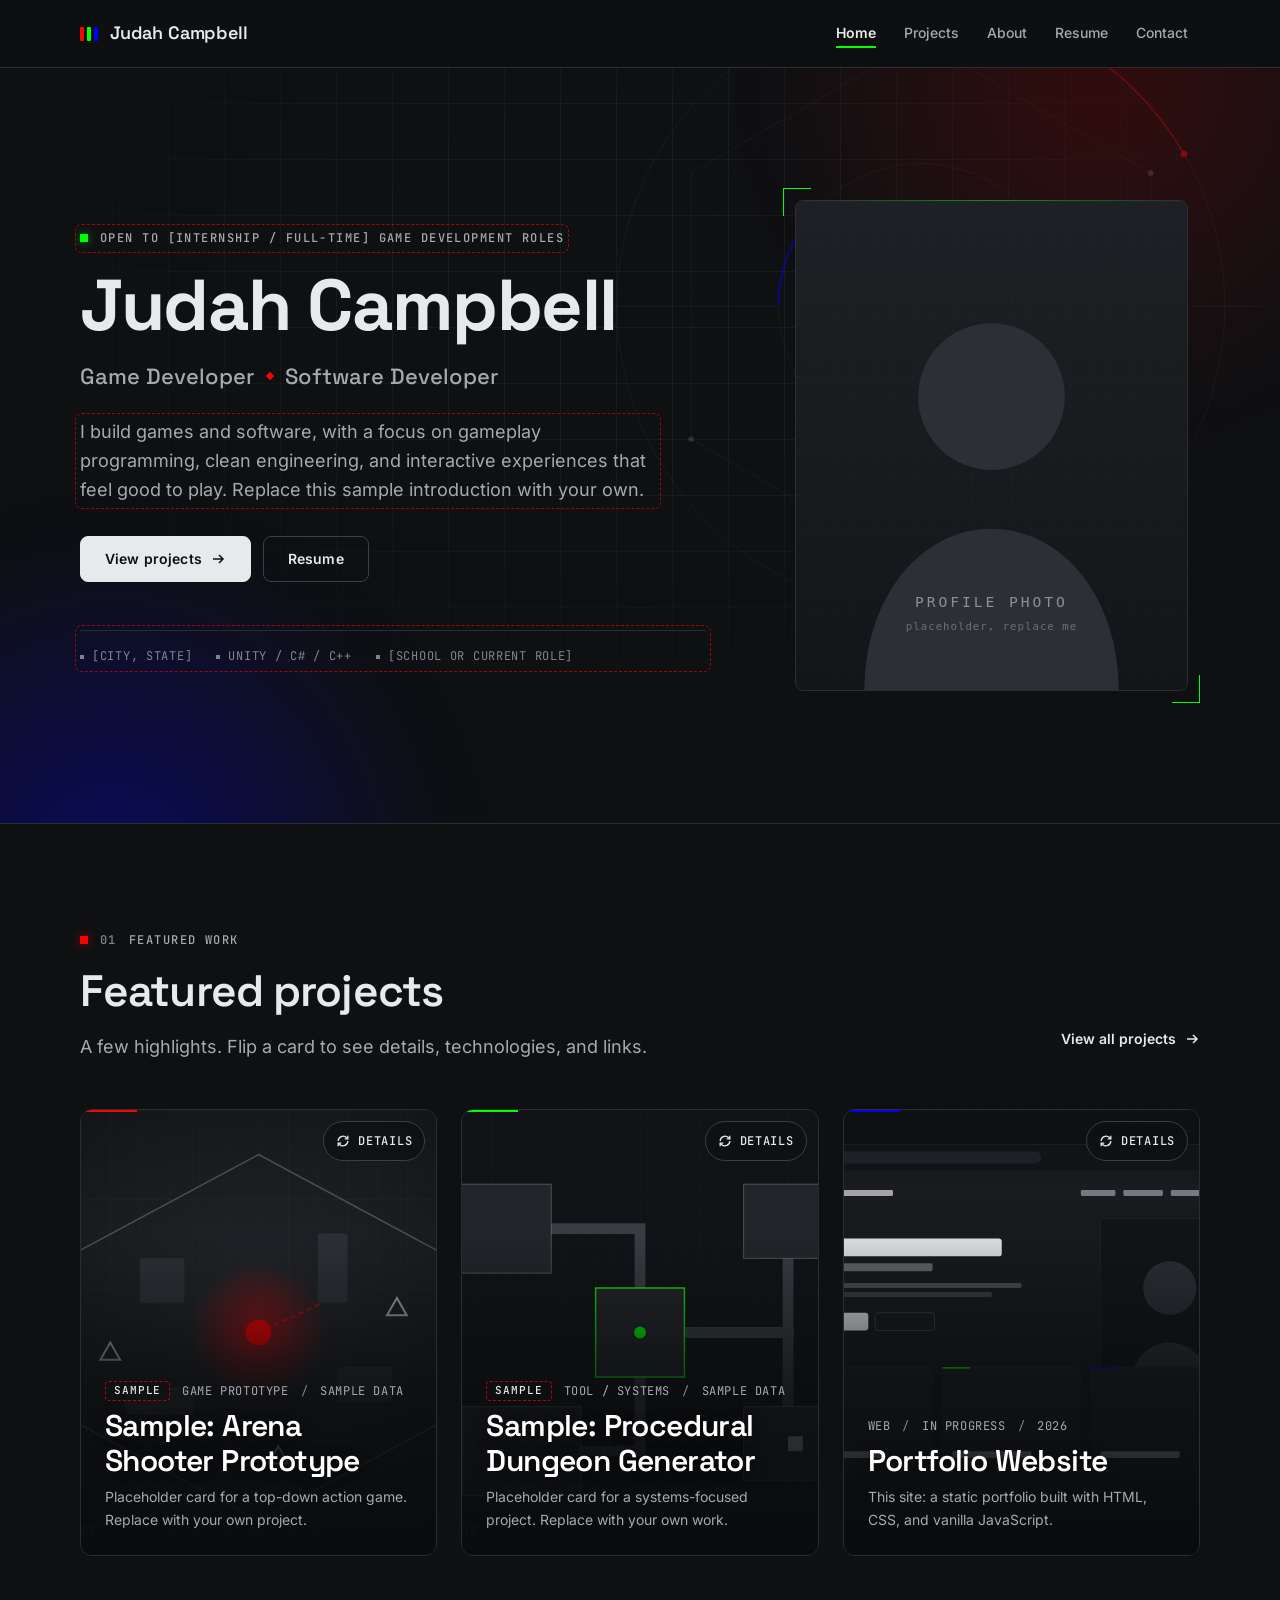
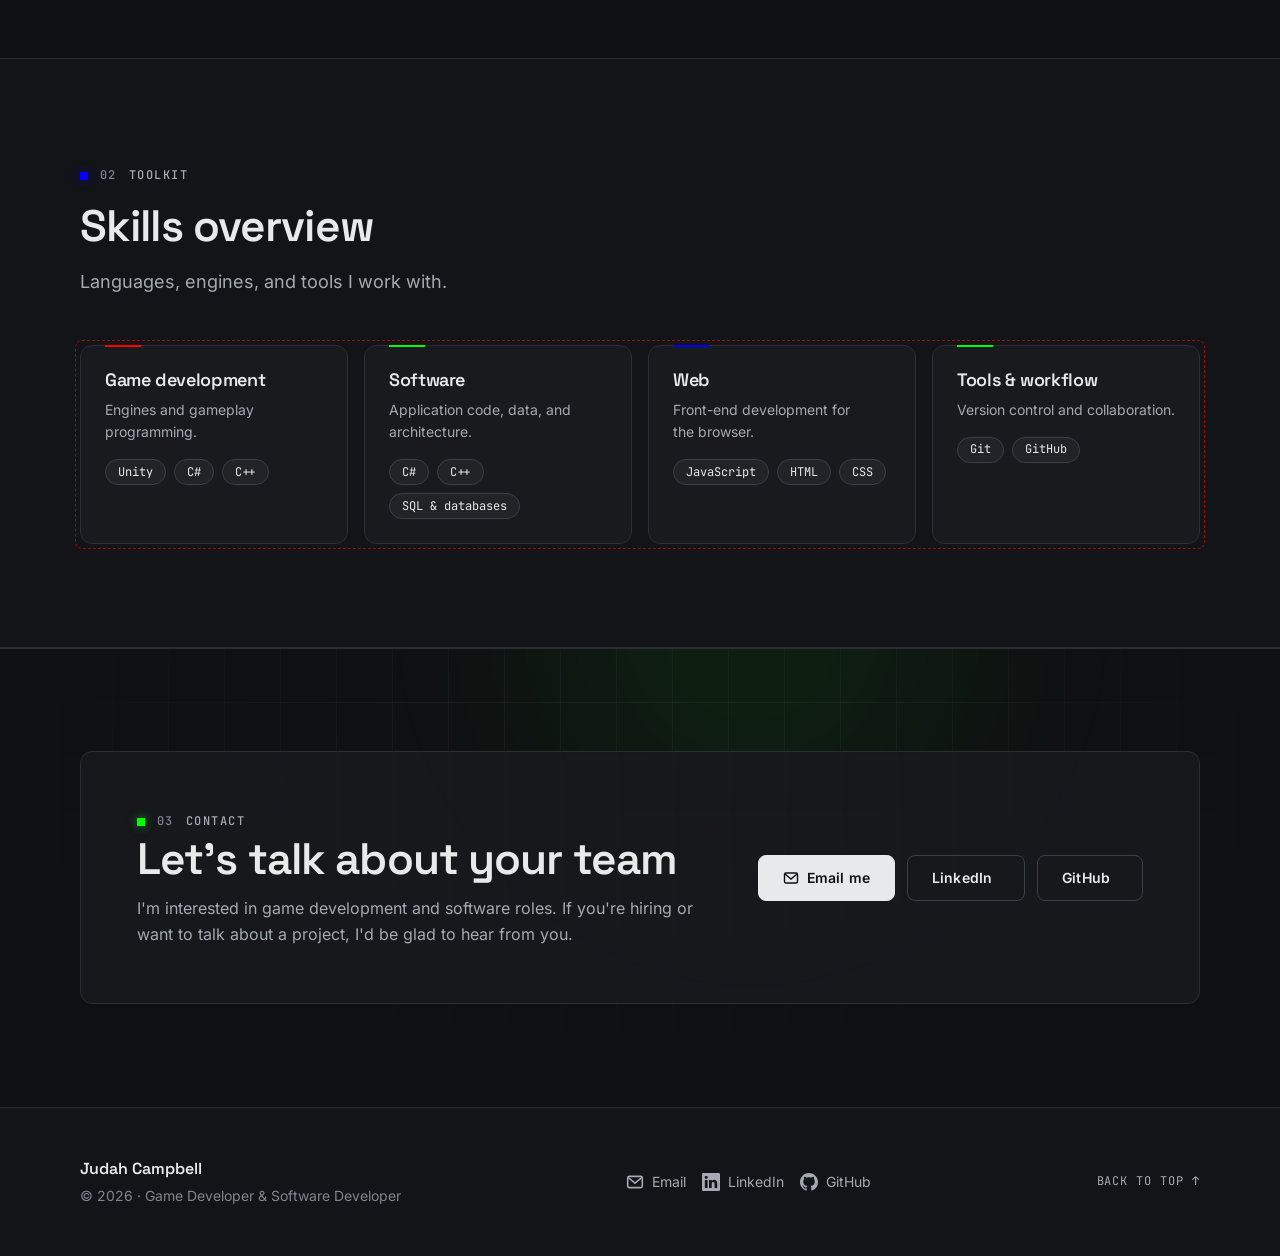
<file: index.html>
<!DOCTYPE html>
<html lang="en">
<head>
  <meta charset="utf-8">
  <meta name="viewport" content="width=device-width, initial-scale=1">
  <title>Judah Campbell | Game Developer &amp; Software Developer</title>
  <meta name="description" content="Portfolio of Judah Campbell, a game developer and software developer building gameplay systems, tools, and interactive experiences.">
  <meta name="theme-color" content="#0f1012">
  <meta name="color-scheme" content="dark">

  <!-- Social preview. og:image must be an absolute URL. TODO: update if your GitHub Pages URL differs. -->
  <meta property="og:type" content="website">
  <meta property="og:site_name" content="Judah Campbell">
  <meta property="og:title" content="Judah Campbell | Game Developer &amp; Software Developer">
  <meta property="og:description" content="Game development and software projects by Judah Campbell.">
  <meta property="og:image" content="https://lasagnawaffle.github.io/judah-campbell-portfolio/assets/images/og-image.png">
  <meta property="og:image:alt" content="Judah Campbell, Game Developer and Software Developer">
  <meta name="twitter:card" content="summary_large_image">

  <link rel="icon" href="assets/images/favicon.svg" type="image/svg+xml">
  <link rel="preload" href="assets/fonts/inter-latin.woff2" as="font" type="font/woff2" crossorigin>
  <link rel="preload" href="assets/fonts/space-grotesk-latin.woff2" as="font" type="font/woff2" crossorigin>
  <link rel="stylesheet" href="assets/css/style.css">
  <link rel="stylesheet" href="assets/css/components.css">
  <link rel="stylesheet" href="assets/css/animations.css">

  <script>document.documentElement.classList.add("js");</script>
  <script src="assets/js/projects-data.js" defer></script>
  <script src="assets/js/project-cards.js" defer></script>
  <script src="assets/js/main.js" defer></script>
  <script src="assets/js/animations.js" defer></script>
</head>
<body id="top">
  <a class="skip-link" href="#main">Skip to main content</a>

  <header class="site-header">
    <nav class="nav container" aria-label="Primary">
      <!-- TODO: REPLACE WITH YOUR INFORMATION (name appears in the nav on every page) -->
      <a class="nav__brand" href="index.html">
        <span class="nav__brand-mark" aria-hidden="true"><span></span><span></span><span></span></span>
        <span>Judah Campbell</span>
      </a>
      <button class="nav__toggle" type="button" aria-expanded="false" aria-controls="nav-menu">
        <span class="nav__toggle-bars" aria-hidden="true"></span>
        <span class="nav__toggle-text">Menu</span>
      </button>
      <ul class="nav__menu" id="nav-menu">
        <li><a class="nav__link" href="index.html" aria-current="page">Home</a></li>
        <li><a class="nav__link" href="projects.html">Projects</a></li>
        <li><a class="nav__link" href="about.html">About</a></li>
        <li><a class="nav__link" href="resume.html">Resume</a></li>
        <li><a class="nav__link" href="contact.html">Contact</a></li>
      </ul>
    </nav>
  </header>

  <main id="main" class="page-main">
    <!-- ============ Hero ============ -->
    <section class="hero" aria-labelledby="hero-title">
      <div class="bg-layers" aria-hidden="true">
        <div class="bg-layer bg-grid" data-parallax="0.28"></div>
        <div class="bg-layer bg-geometry" data-parallax="0.16"></div>
        <div class="bg-layer bg-glow bg-glow--red" data-parallax="0.08"></div>
        <div class="bg-layer bg-glow bg-glow--blue" data-parallax="0.2"></div>
      </div>

      <div class="container hero__inner">
        <div class="hero__content">
          <!-- TODO: REPLACE WITH YOUR INFORMATION (availability, or delete this line) -->
          <p class="eyebrow eyebrow--green todo">Open to [internship / full-time] game development roles</p>
          <!-- TODO: REPLACE WITH YOUR INFORMATION (name) -->
          <h1 class="hero__name" id="hero-title">Judah Campbell</h1>
          <p class="hero__title">
            <span>Game Developer</span>
            <span class="hero__title-sep" aria-hidden="true"></span>
            <span>Software Developer</span>
          </p>
          <!-- TODO: REPLACE WITH YOUR INFORMATION (1-2 sentence introduction) -->
          <p class="hero__intro todo">
            I build games and software, with a focus on gameplay programming, clean engineering,
            and interactive experiences that feel good to play. Replace this sample introduction
            with your own.
          </p>
          <div class="hero__actions">
            <a class="btn btn--primary" href="projects.html">
              View projects
              <svg viewBox="0 0 16 16" fill="none" stroke="currentColor" stroke-width="1.5" aria-hidden="true" focusable="false"><path d="M3 8h10M9 4l4 4-4 4"/></svg>
            </a>
            <a class="btn btn--secondary" href="resume.html">Resume</a>
          </div>
          <!-- TODO: REPLACE WITH YOUR INFORMATION (short facts; edit or delete) -->
          <ul class="hero__meta todo" aria-label="Quick facts">
            <li>[City, State]</li>
            <li>Unity / C# / C++</li>
            <li>[School or current role]</li>
          </ul>
        </div>

        <!-- TODO: REPLACE WITH YOUR INFORMATION (profile photo; see README) -->
        <figure class="hero__media profile-frame">
          <img class="profile-frame__img" src="assets/images/profile/profile-placeholder.svg" width="800" height="1000" alt="Placeholder for Judah Campbell's profile photo" fetchpriority="high">
          <span class="scan-line" aria-hidden="true"></span>
        </figure>
      </div>
    </section>

    <!-- ============ Featured projects ============ -->
    <section class="section" aria-labelledby="featured-title" data-reveal>
      <div class="container">
        <div class="section-head section-head--row">
          <div>
            <p class="eyebrow eyebrow--red"><span class="eyebrow__index">01</span> Featured work</p>
            <h2 id="featured-title">Featured projects</h2>
            <p class="lead">A few highlights. Flip a card to see details, technologies, and links.</p>
          </div>
          <a class="link-arrow" href="projects.html">
            View all projects
            <svg viewBox="0 0 16 16" fill="none" stroke="currentColor" stroke-width="1.5" aria-hidden="true" focusable="false"><path d="M3 8h10M9 4l4 4-4 4"/></svg>
          </a>
        </div>

        <!-- Cards are generated from assets/js/projects-data.js (projects with featured: true). -->
        <div class="project-grid" data-project-grid="featured">
          <noscript><p class="project-grid__empty">Project cards need JavaScript. <a href="projects.html">Open the Projects page</a> or visit <a href="https://github.com/LasagnaWaffle">my GitHub profile</a>.</p></noscript>
        </div>
      </div>
    </section>

    <!-- ============ Skills ============ -->
    <section class="section section--alt" aria-labelledby="skills-title" data-reveal>
      <div class="container">
        <div class="section-head">
          <p class="eyebrow eyebrow--blue"><span class="eyebrow__index">02</span> Toolkit</p>
          <h2 id="skills-title">Skills overview</h2>
          <p class="lead">Languages, engines, and tools I work with.</p>
        </div>

        <!-- TODO: REPLACE WITH YOUR INFORMATION. These are sample skills; keep only what you can speak to in an interview. -->
        <div class="card-grid todo">
          <article class="card skill-group" data-accent="red">
            <h3>Game development</h3>
            <p>Engines and gameplay programming.</p>
            <ul class="tag-list" aria-label="Game development skills">
              <li class="tag">Unity</li>
              <li class="tag">C#</li>
              <li class="tag">C++</li>
            </ul>
          </article>
          <article class="card skill-group" data-accent="green">
            <h3>Software</h3>
            <p>Application code, data, and architecture.</p>
            <ul class="tag-list" aria-label="Software skills">
              <li class="tag">C#</li>
              <li class="tag">C++</li>
              <li class="tag">SQL &amp; databases</li>
            </ul>
          </article>
          <article class="card skill-group" data-accent="blue">
            <h3>Web</h3>
            <p>Front-end development for the browser.</p>
            <ul class="tag-list" aria-label="Web skills">
              <li class="tag">JavaScript</li>
              <li class="tag">HTML</li>
              <li class="tag">CSS</li>
            </ul>
          </article>
          <article class="card skill-group" data-accent="green">
            <h3>Tools &amp; workflow</h3>
            <p>Version control and collaboration.</p>
            <ul class="tag-list" aria-label="Tools and workflow skills">
              <li class="tag">Git</li>
              <li class="tag">GitHub</li>
            </ul>
          </article>
        </div>
      </div>
    </section>

    <!-- ============ Contact call to action ============ -->
    <section class="cta" aria-labelledby="cta-title">
      <div class="bg-layers" aria-hidden="true">
        <div class="bg-layer bg-grid" data-parallax="0.12"></div>
        <div class="bg-layer bg-glow bg-glow--green" data-parallax="0.06"></div>
      </div>
      <div class="container">
        <div class="cta__panel" data-reveal>
          <div>
            <p class="eyebrow eyebrow--green"><span class="eyebrow__index">03</span> Contact</p>
            <h2 id="cta-title">Let's talk about your team</h2>
            <p>I'm interested in game development and software roles. If you're hiring or want to talk about a project, I'd be glad to hear from you.</p>
          </div>
          <!-- TODO: REPLACE WITH YOUR INFORMATION (email, LinkedIn, GitHub) -->
          <div class="cta__actions">
            <a class="btn btn--primary" href="mailto:your.email@example.com">
              <svg viewBox="0 0 16 16" fill="none" stroke="currentColor" stroke-width="1.4" aria-hidden="true" focusable="false"><rect x="1.5" y="3" width="13" height="10" rx="1.5"/><path d="m2 4 6 5 6-5"/></svg>
              Email me
            </a>
            <a class="btn btn--secondary" href="https://www.linkedin.com/in/your-profile" target="_blank" rel="noopener noreferrer">
              LinkedIn<span class="visually-hidden"> (opens in a new tab)</span>
            </a>
            <a class="btn btn--secondary" href="https://github.com/LasagnaWaffle" target="_blank" rel="noopener noreferrer">
              GitHub<span class="visually-hidden"> (opens in a new tab)</span>
            </a>
          </div>
        </div>
      </div>
    </section>
  </main>

  <footer class="site-footer">
    <div class="container site-footer__inner">
      <div>
        <p class="site-footer__name">Judah Campbell</p>
        <p class="site-footer__meta">&copy; <span data-current-year>2026</span> &middot; Game Developer &amp; Software Developer</p>
      </div>
      <!-- TODO: REPLACE WITH YOUR INFORMATION (email, LinkedIn, GitHub) -->
      <ul class="social-links" aria-label="Contact and profiles">
        <li><a href="mailto:your.email@example.com"><svg viewBox="0 0 16 16" fill="none" stroke="currentColor" stroke-width="1.4" aria-hidden="true" focusable="false"><rect x="1.5" y="3" width="13" height="10" rx="1.5"/><path d="m2 4 6 5 6-5"/></svg>Email</a></li>
        <li><a href="https://www.linkedin.com/in/your-profile" target="_blank" rel="noopener noreferrer"><svg viewBox="0 0 16 16" fill="currentColor" aria-hidden="true" focusable="false"><path d="M0 1.15C0 .51.53 0 1.18 0h13.64C15.47 0 16 .51 16 1.15v13.7c0 .64-.53 1.15-1.18 1.15H1.18C.53 16 0 15.49 0 14.85V1.15zm4.94 12.24V6.17h-2.4v7.22h2.4zM3.74 5.18c.84 0 1.36-.55 1.36-1.25-.02-.7-.52-1.25-1.34-1.25-.82 0-1.36.54-1.36 1.25 0 .7.52 1.25 1.33 1.25h.01zm4.91 8.21V9.36c0-.22.02-.43.08-.59.17-.43.57-.88 1.23-.88.87 0 1.22.66 1.22 1.64v3.86h2.4V9.25c0-2.22-1.18-3.25-2.76-3.25-1.27 0-1.85.7-2.17 1.19V6.17h-2.4c.03.68 0 7.22 0 7.22h2.4z"/></svg>LinkedIn<span class="visually-hidden"> (opens in a new tab)</span></a></li>
        <li><a href="https://github.com/LasagnaWaffle" target="_blank" rel="noopener noreferrer"><svg viewBox="0 0 16 16" fill="currentColor" aria-hidden="true" focusable="false"><path d="M8 0C3.58 0 0 3.58 0 8c0 3.54 2.29 6.53 5.47 7.59.4.07.55-.17.55-.38 0-.19-.01-.82-.01-1.49-2.01.37-2.53-.49-2.69-.94-.09-.23-.48-.94-.82-1.13-.28-.15-.68-.52-.01-.53.63-.01 1.08.58 1.23.82.72 1.21 1.87.87 2.33.66.07-.52.28-.87.51-1.07-1.78-.2-3.64-.89-3.64-3.95 0-.87.31-1.59.82-2.15-.08-.2-.36-1.02.08-2.12 0 0 .67-.21 2.2.82.64-.18 1.32-.27 2-.27.68 0 1.36.09 2 .27 1.53-1.04 2.2-.82 2.2-.82.44 1.1.16 1.92.08 2.12.51.56.82 1.27.82 2.15 0 3.07-1.87 3.75-3.65 3.95.29.25.54.73.54 1.48 0 1.07-.01 1.93-.01 2.2 0 .21.15.46.55.38A8.01 8.01 0 0 0 16 8c0-4.42-3.58-8-8-8z"/></svg>GitHub<span class="visually-hidden"> (opens in a new tab)</span></a></li>
      </ul>
      <a class="site-footer__top" href="#top">Back to top &uarr;</a>
    </div>
  </footer>
</body>
</html>
</file>
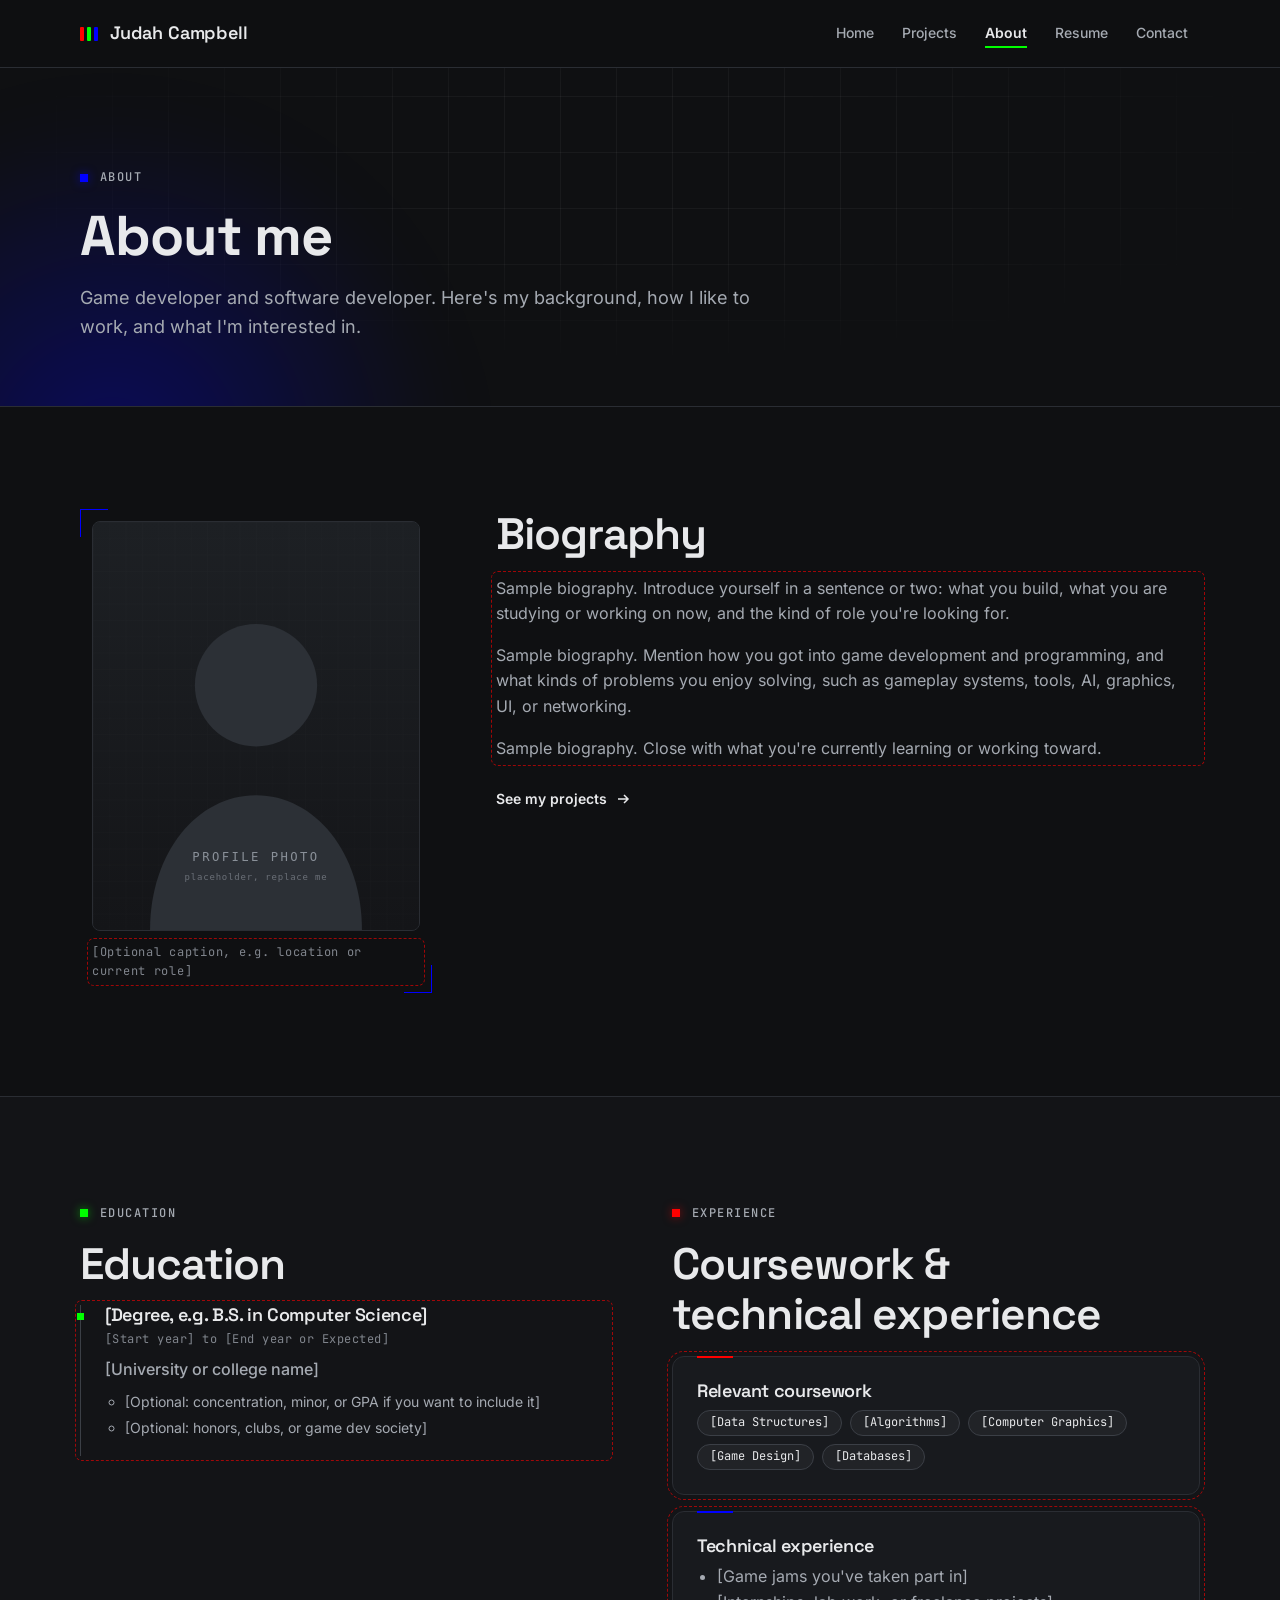
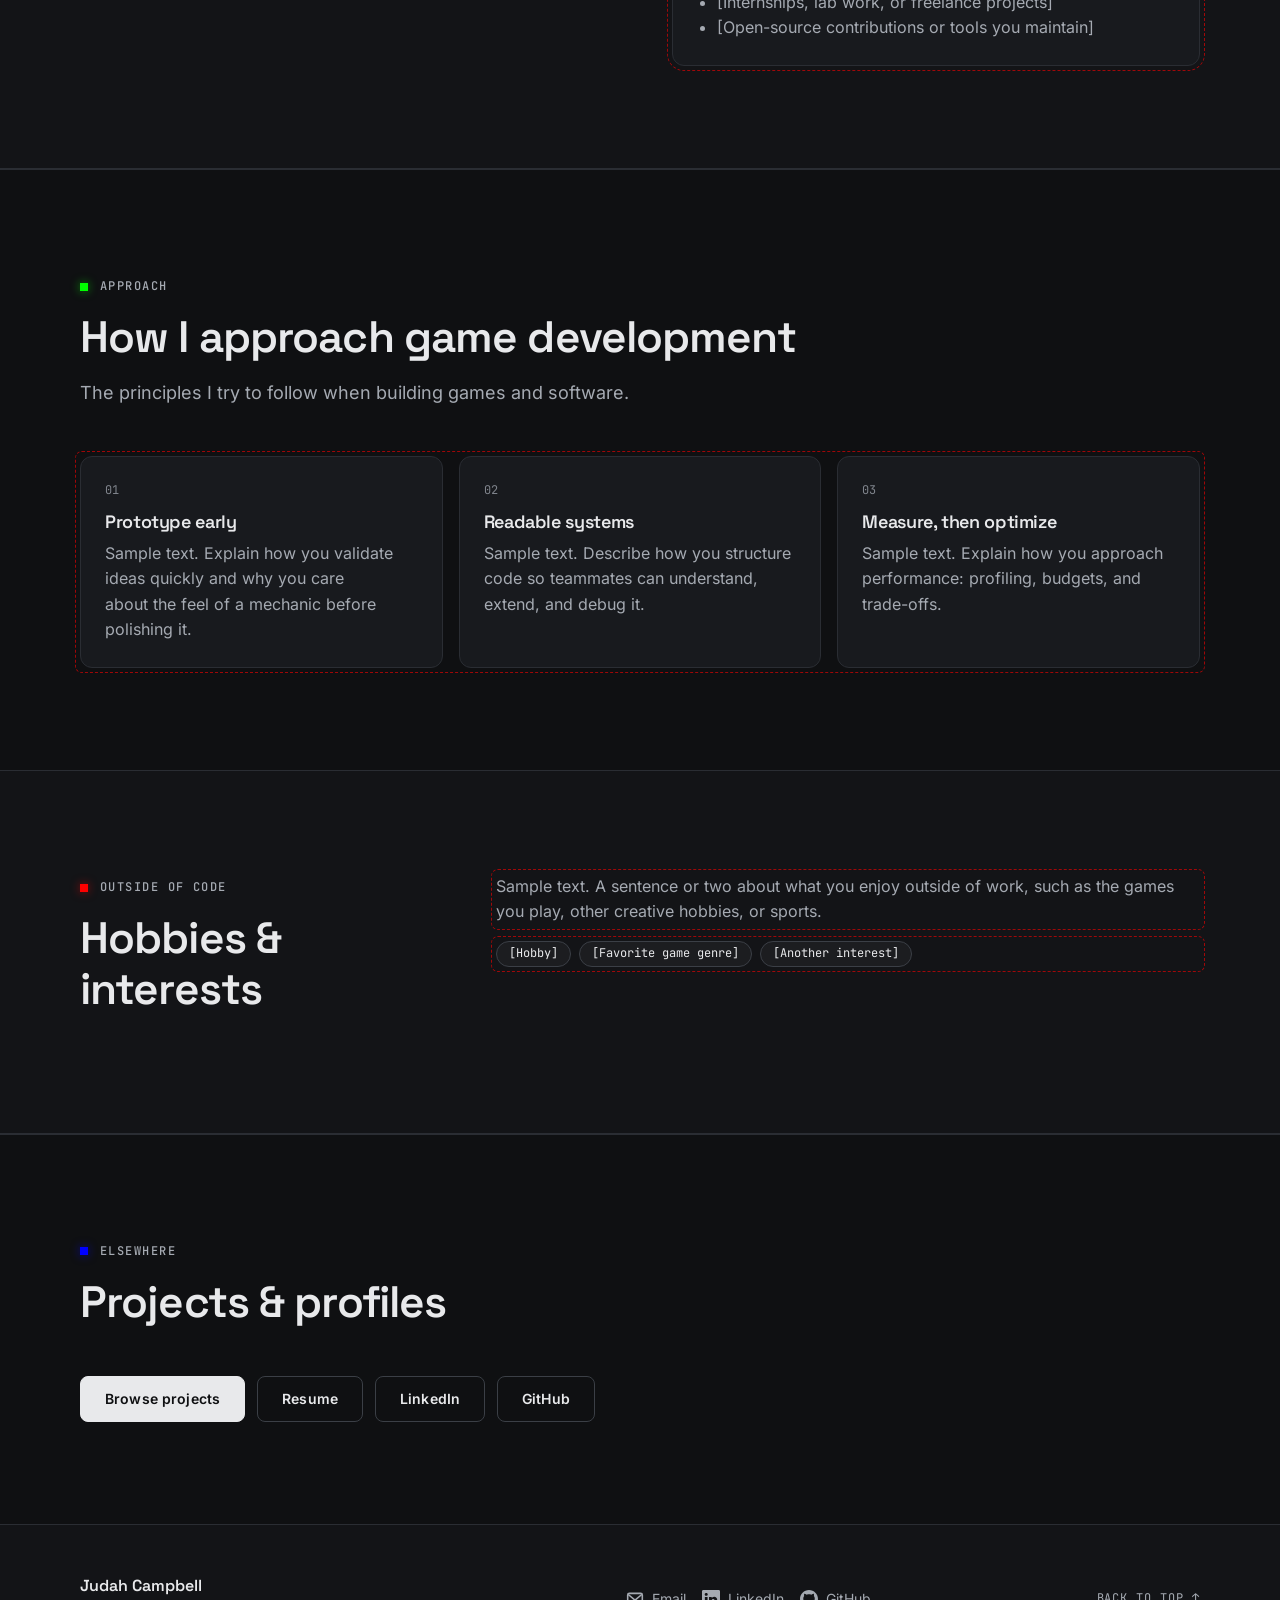
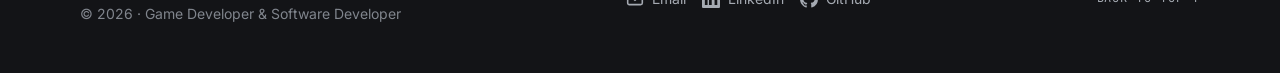
<file: about.html>
<!DOCTYPE html>
<html lang="en">
<head>
  <meta charset="utf-8">
  <meta name="viewport" content="width=device-width, initial-scale=1">
  <title>About | Judah Campbell</title>
  <meta name="description" content="About Judah Campbell: background, education, technical experience, and approach to game development and programming.">
  <meta name="theme-color" content="#0f1012">
  <meta name="color-scheme" content="dark">

  <meta property="og:type" content="profile">
  <meta property="og:site_name" content="Judah Campbell">
  <meta property="og:title" content="About | Judah Campbell">
  <meta property="og:description" content="Background, education, and approach to game development and programming.">
  <meta property="og:image" content="https://lasagnawaffle.github.io/judah-campbell-portfolio/assets/images/og-image.png">
  <meta property="og:image:alt" content="Judah Campbell, Game Developer and Software Developer">
  <meta name="twitter:card" content="summary_large_image">

  <link rel="icon" href="assets/images/favicon.svg" type="image/svg+xml">
  <link rel="preload" href="assets/fonts/inter-latin.woff2" as="font" type="font/woff2" crossorigin>
  <link rel="preload" href="assets/fonts/space-grotesk-latin.woff2" as="font" type="font/woff2" crossorigin>
  <link rel="stylesheet" href="assets/css/style.css">
  <link rel="stylesheet" href="assets/css/components.css">
  <link rel="stylesheet" href="assets/css/animations.css">

  <script>document.documentElement.classList.add("js");</script>
  <script src="assets/js/main.js" defer></script>
  <script src="assets/js/animations.js" defer></script>
</head>
<body id="top">
  <a class="skip-link" href="#main">Skip to main content</a>

  <header class="site-header">
    <nav class="nav container" aria-label="Primary">
      <a class="nav__brand" href="index.html">
        <span class="nav__brand-mark" aria-hidden="true"><span></span><span></span><span></span></span>
        <span>Judah Campbell</span>
      </a>
      <button class="nav__toggle" type="button" aria-expanded="false" aria-controls="nav-menu">
        <span class="nav__toggle-bars" aria-hidden="true"></span>
        <span class="nav__toggle-text">Menu</span>
      </button>
      <ul class="nav__menu" id="nav-menu">
        <li><a class="nav__link" href="index.html">Home</a></li>
        <li><a class="nav__link" href="projects.html">Projects</a></li>
        <li><a class="nav__link" href="about.html" aria-current="page">About</a></li>
        <li><a class="nav__link" href="resume.html">Resume</a></li>
        <li><a class="nav__link" href="contact.html">Contact</a></li>
      </ul>
    </nav>
  </header>

  <main id="main" class="page-main">
    <section class="page-hero" aria-labelledby="page-title">
      <div class="bg-layers" aria-hidden="true">
        <div class="bg-layer bg-grid" data-parallax="0.25"></div>
        <div class="bg-layer bg-glow bg-glow--blue" data-parallax="0.12"></div>
      </div>
      <div class="container page-hero__content">
        <p class="eyebrow eyebrow--blue">About</p>
        <h1 id="page-title">About me</h1>
        <p class="lead">Game developer and software developer. Here's my background, how I like to work, and what I'm interested in.</p>
      </div>
    </section>

    <!-- ============ Bio ============ -->
    <section class="section" aria-labelledby="bio-title">
      <div class="container split">
        <div class="split__sticky">
          <!-- TODO: REPLACE WITH YOUR INFORMATION (profile photo; see README) -->
          <figure class="profile-frame profile-frame--blue">
            <img class="profile-frame__img" src="assets/images/profile/profile-placeholder.svg" width="800" height="1000" alt="Placeholder for Judah Campbell's profile photo">
            <figcaption class="todo">[Optional caption, e.g. location or current role]</figcaption>
          </figure>
        </div>

        <div class="prose">
          <h2 id="bio-title">Biography</h2>
          <!-- TODO: REPLACE WITH YOUR INFORMATION (biography, 2-3 short paragraphs) -->
          <div class="todo">
            <p>Sample biography. Introduce yourself in a sentence or two: what you build, what you are studying or working on now, and the kind of role you're looking for.</p>
            <p>Sample biography. Mention how you got into game development and programming, and what kinds of problems you enjoy solving, such as gameplay systems, tools, AI, graphics, UI, or networking.</p>
            <p>Sample biography. Close with what you're currently learning or working toward.</p>
          </div>

          <p>
            <a class="link-arrow" href="projects.html">
              See my projects
              <svg viewBox="0 0 16 16" fill="none" stroke="currentColor" stroke-width="1.5" aria-hidden="true" focusable="false"><path d="M3 8h10M9 4l4 4-4 4"/></svg>
            </a>
          </p>
        </div>
      </div>
    </section>

    <!-- ============ Education & experience ============ -->
    <section class="section section--alt" aria-labelledby="education-title" data-reveal>
      <div class="container split--even split">
        <div>
          <p class="eyebrow eyebrow--green">Education</p>
          <h2 id="education-title">Education</h2>
          <!-- TODO: REPLACE WITH YOUR INFORMATION (degree, school, dates). Do not leave the brackets in. -->
          <ul class="entry-list todo">
            <li class="entry" data-accent="green">
              <div class="entry__header">
                <h3 class="entry__title">[Degree, e.g. B.S. in Computer Science]</h3>
                <span class="entry__meta">[Start year] to [End year or Expected]</span>
              </div>
              <p class="entry__org">[University or college name]</p>
              <ul>
                <li>[Optional: concentration, minor, or GPA if you want to include it]</li>
                <li>[Optional: honors, clubs, or game dev society]</li>
              </ul>
            </li>
          </ul>
        </div>

        <div>
          <p class="eyebrow eyebrow--red">Experience</p>
          <h2 id="coursework-title">Coursework &amp; technical experience</h2>
          <!-- TODO: REPLACE WITH YOUR INFORMATION (relevant coursework, jams, labs, internships) -->
          <div class="stack">
          <div class="card todo" data-accent="red">
            <h3>Relevant coursework</h3>
            <ul class="tag-list" aria-label="Relevant coursework">
              <li class="tag">[Data Structures]</li>
              <li class="tag">[Algorithms]</li>
              <li class="tag">[Computer Graphics]</li>
              <li class="tag">[Game Design]</li>
              <li class="tag">[Databases]</li>
            </ul>
          </div>
          <div class="card todo" data-accent="blue">
            <h3>Technical experience</h3>
            <ul class="text-muted">
              <li>[Game jams you've taken part in]</li>
              <li>[Internships, lab work, or freelance projects]</li>
              <li>[Open-source contributions or tools you maintain]</li>
            </ul>
          </div>
          </div>
        </div>
      </div>
    </section>

    <!-- ============ Approach ============ -->
    <section class="section" aria-labelledby="approach-title" data-reveal>
      <div class="container">
        <div class="section-head">
          <p class="eyebrow eyebrow--green">Approach</p>
          <h2 id="approach-title">How I approach game development</h2>
          <p class="lead">The principles I try to follow when building games and software.</p>
        </div>
        <!-- TODO: REPLACE WITH YOUR INFORMATION. Sample principles; rewrite them in your own words. -->
        <div class="card-grid todo">
          <article class="card">
            <span class="principle__index" aria-hidden="true">01</span>
            <h3>Prototype early</h3>
            <p class="text-muted">Sample text. Explain how you validate ideas quickly and why you care about the feel of a mechanic before polishing it.</p>
          </article>
          <article class="card">
            <span class="principle__index" aria-hidden="true">02</span>
            <h3>Readable systems</h3>
            <p class="text-muted">Sample text. Describe how you structure code so teammates can understand, extend, and debug it.</p>
          </article>
          <article class="card">
            <span class="principle__index" aria-hidden="true">03</span>
            <h3>Measure, then optimize</h3>
            <p class="text-muted">Sample text. Explain how you approach performance: profiling, budgets, and trade-offs.</p>
          </article>
        </div>
      </div>
    </section>

    <!-- ============ Interests ============ -->
    <section class="section section--alt" aria-labelledby="interests-title" data-reveal>
      <div class="container split">
        <div>
          <p class="eyebrow eyebrow--red">Outside of code</p>
          <h2 id="interests-title">Hobbies &amp; interests</h2>
        </div>
        <div>
          <!-- TODO: REPLACE WITH YOUR INFORMATION (a few hobbies; keep this short) -->
          <p class="text-muted todo">Sample text. A sentence or two about what you enjoy outside of work, such as the games you play, other creative hobbies, or sports.</p>
          <ul class="tag-list todo" aria-label="Hobbies and interests">
            <li class="tag">[Hobby]</li>
            <li class="tag">[Favorite game genre]</li>
            <li class="tag">[Another interest]</li>
          </ul>
        </div>
      </div>
    </section>

    <!-- ============ Links ============ -->
    <section class="section" aria-labelledby="links-title" data-reveal>
      <div class="container">
        <div class="section-head">
          <p class="eyebrow eyebrow--blue">Elsewhere</p>
          <h2 id="links-title">Projects &amp; profiles</h2>
        </div>
        <!-- TODO: REPLACE WITH YOUR INFORMATION (LinkedIn, GitHub) -->
        <div class="hero__actions">
          <a class="btn btn--primary" href="projects.html">Browse projects</a>
          <a class="btn btn--secondary" href="resume.html">Resume</a>
          <a class="btn btn--secondary" href="https://www.linkedin.com/in/your-profile" target="_blank" rel="noopener noreferrer">LinkedIn<span class="visually-hidden"> (opens in a new tab)</span></a>
          <a class="btn btn--secondary" href="https://github.com/LasagnaWaffle" target="_blank" rel="noopener noreferrer">GitHub<span class="visually-hidden"> (opens in a new tab)</span></a>
        </div>
      </div>
    </section>
  </main>

  <footer class="site-footer">
    <div class="container site-footer__inner">
      <div>
        <p class="site-footer__name">Judah Campbell</p>
        <p class="site-footer__meta">&copy; <span data-current-year>2026</span> &middot; Game Developer &amp; Software Developer</p>
      </div>
      <!-- TODO: REPLACE WITH YOUR INFORMATION (email, LinkedIn, GitHub) -->
      <ul class="social-links" aria-label="Contact and profiles">
        <li><a href="mailto:your.email@example.com"><svg viewBox="0 0 16 16" fill="none" stroke="currentColor" stroke-width="1.4" aria-hidden="true" focusable="false"><rect x="1.5" y="3" width="13" height="10" rx="1.5"/><path d="m2 4 6 5 6-5"/></svg>Email</a></li>
        <li><a href="https://www.linkedin.com/in/your-profile" target="_blank" rel="noopener noreferrer"><svg viewBox="0 0 16 16" fill="currentColor" aria-hidden="true" focusable="false"><path d="M0 1.15C0 .51.53 0 1.18 0h13.64C15.47 0 16 .51 16 1.15v13.7c0 .64-.53 1.15-1.18 1.15H1.18C.53 16 0 15.49 0 14.85V1.15zm4.94 12.24V6.17h-2.4v7.22h2.4zM3.74 5.18c.84 0 1.36-.55 1.36-1.25-.02-.7-.52-1.25-1.34-1.25-.82 0-1.36.54-1.36 1.25 0 .7.52 1.25 1.33 1.25h.01zm4.91 8.21V9.36c0-.22.02-.43.08-.59.17-.43.57-.88 1.23-.88.87 0 1.22.66 1.22 1.64v3.86h2.4V9.25c0-2.22-1.18-3.25-2.76-3.25-1.27 0-1.85.7-2.17 1.19V6.17h-2.4c.03.68 0 7.22 0 7.22h2.4z"/></svg>LinkedIn<span class="visually-hidden"> (opens in a new tab)</span></a></li>
        <li><a href="https://github.com/LasagnaWaffle" target="_blank" rel="noopener noreferrer"><svg viewBox="0 0 16 16" fill="currentColor" aria-hidden="true" focusable="false"><path d="M8 0C3.58 0 0 3.58 0 8c0 3.54 2.29 6.53 5.47 7.59.4.07.55-.17.55-.38 0-.19-.01-.82-.01-1.49-2.01.37-2.53-.49-2.69-.94-.09-.23-.48-.94-.82-1.13-.28-.15-.68-.52-.01-.53.63-.01 1.08.58 1.23.82.72 1.21 1.87.87 2.33.66.07-.52.28-.87.51-1.07-1.78-.2-3.64-.89-3.64-3.95 0-.87.31-1.59.82-2.15-.08-.2-.36-1.02.08-2.12 0 0 .67-.21 2.2.82.64-.18 1.32-.27 2-.27.68 0 1.36.09 2 .27 1.53-1.04 2.2-.82 2.2-.82.44 1.1.16 1.92.08 2.12.51.56.82 1.27.82 2.15 0 3.07-1.87 3.75-3.65 3.95.29.25.54.73.54 1.48 0 1.07-.01 1.93-.01 2.2 0 .21.15.46.55.38A8.01 8.01 0 0 0 16 8c0-4.42-3.58-8-8-8z"/></svg>GitHub<span class="visually-hidden"> (opens in a new tab)</span></a></li>
      </ul>
      <a class="site-footer__top" href="#top">Back to top &uarr;</a>
    </div>
  </footer>
</body>
</html>
</file>
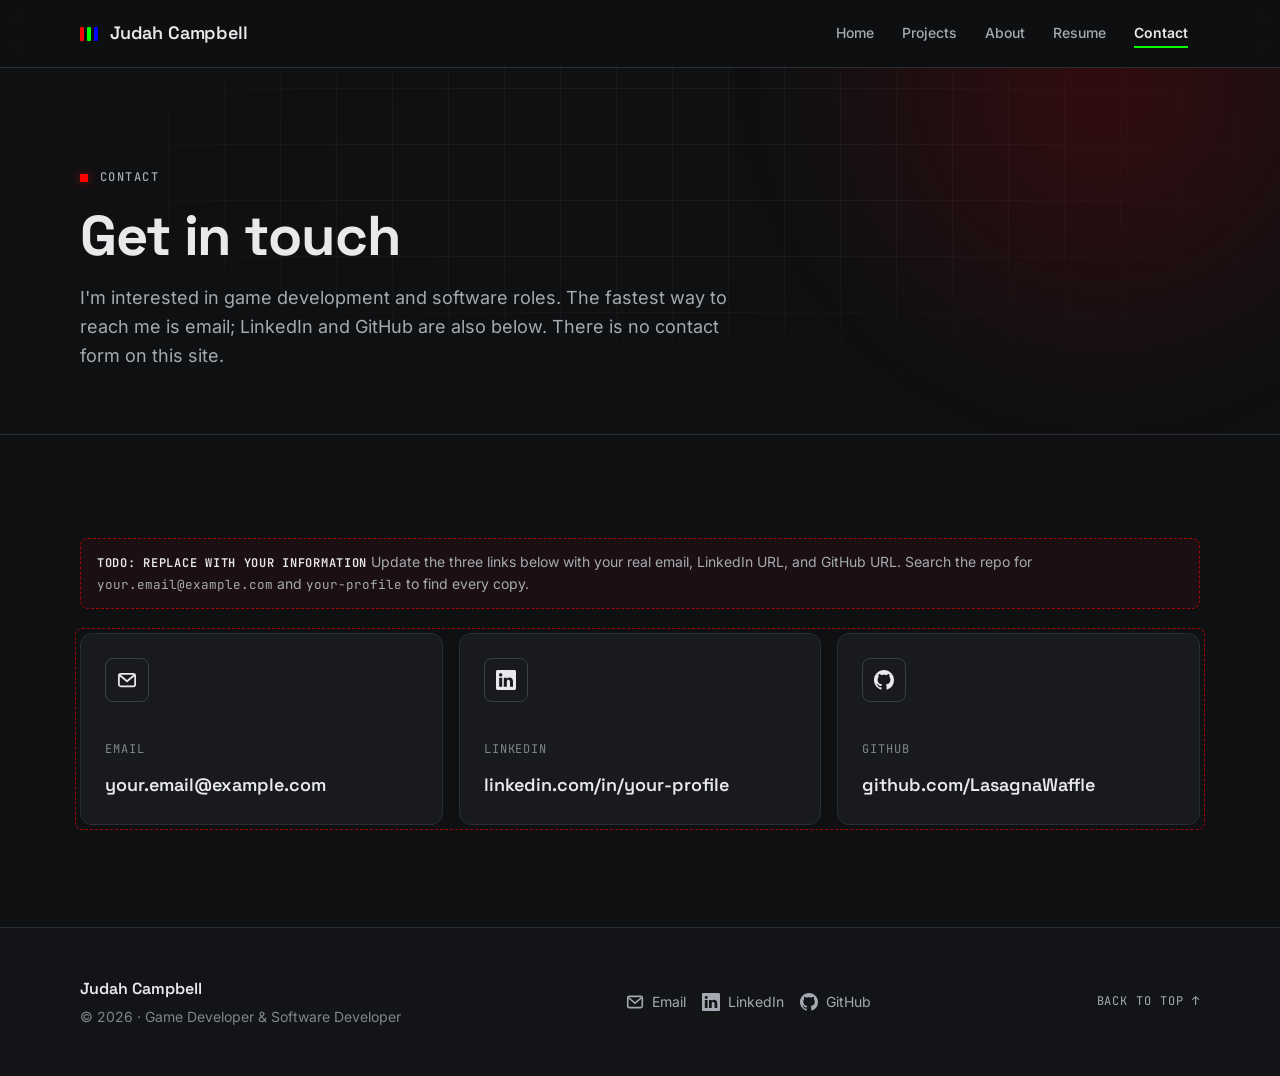
<file: contact.html>
<!DOCTYPE html>
<html lang="en">
<head>
  <meta charset="utf-8">
  <meta name="viewport" content="width=device-width, initial-scale=1">
  <title>Contact | Judah Campbell</title>
  <meta name="description" content="Contact Judah Campbell about game development or software roles via email, LinkedIn, or GitHub.">
  <meta name="theme-color" content="#0f1012">
  <meta name="color-scheme" content="dark">

  <meta property="og:type" content="website">
  <meta property="og:site_name" content="Judah Campbell">
  <meta property="og:title" content="Contact | Judah Campbell">
  <meta property="og:description" content="Get in touch about game development or software roles.">
  <meta property="og:image" content="https://lasagnawaffle.github.io/judah-campbell-portfolio/assets/images/og-image.png">
  <meta property="og:image:alt" content="Judah Campbell, Game Developer and Software Developer">
  <meta name="twitter:card" content="summary_large_image">

  <link rel="icon" href="assets/images/favicon.svg" type="image/svg+xml">
  <link rel="preload" href="assets/fonts/inter-latin.woff2" as="font" type="font/woff2" crossorigin>
  <link rel="preload" href="assets/fonts/space-grotesk-latin.woff2" as="font" type="font/woff2" crossorigin>
  <link rel="stylesheet" href="assets/css/style.css">
  <link rel="stylesheet" href="assets/css/components.css">
  <link rel="stylesheet" href="assets/css/animations.css">

  <script>document.documentElement.classList.add("js");</script>
  <script src="assets/js/main.js" defer></script>
  <script src="assets/js/animations.js" defer></script>
</head>
<body id="top">
  <a class="skip-link" href="#main">Skip to main content</a>

  <header class="site-header">
    <nav class="nav container" aria-label="Primary">
      <a class="nav__brand" href="index.html">
        <span class="nav__brand-mark" aria-hidden="true"><span></span><span></span><span></span></span>
        <span>Judah Campbell</span>
      </a>
      <button class="nav__toggle" type="button" aria-expanded="false" aria-controls="nav-menu">
        <span class="nav__toggle-bars" aria-hidden="true"></span>
        <span class="nav__toggle-text">Menu</span>
      </button>
      <ul class="nav__menu" id="nav-menu">
        <li><a class="nav__link" href="index.html">Home</a></li>
        <li><a class="nav__link" href="projects.html">Projects</a></li>
        <li><a class="nav__link" href="about.html">About</a></li>
        <li><a class="nav__link" href="resume.html">Resume</a></li>
        <li><a class="nav__link" href="contact.html" aria-current="page">Contact</a></li>
      </ul>
    </nav>
  </header>

  <main id="main" class="page-main">
    <section class="page-hero" aria-labelledby="page-title">
      <div class="bg-layers" aria-hidden="true">
        <div class="bg-layer bg-grid" data-parallax="0.22"></div>
        <div class="bg-layer bg-glow bg-glow--red" data-parallax="0.08"></div>
      </div>
      <div class="container page-hero__content">
        <p class="eyebrow eyebrow--red">Contact</p>
        <h1 id="page-title">Get in touch</h1>
        <p class="lead">I'm interested in game development and software roles. The fastest way to reach me is email; LinkedIn and GitHub are also below. There is no contact form on this site.</p>
      </div>
    </section>

    <section class="section" aria-labelledby="channels-title">
      <div class="container">
        <h2 id="channels-title" class="visually-hidden">Contact channels</h2>
        <p class="todo-note">
          <strong>TODO: REPLACE WITH YOUR INFORMATION</strong>
          Update the three links below with your real email, LinkedIn URL, and GitHub URL. Search the repo for <code>your.email@example.com</code> and <code>your-profile</code> to find every copy.
        </p>
        <!-- TODO: REPLACE WITH YOUR INFORMATION (email, LinkedIn, GitHub) -->
        <div class="contact-grid todo">
          <a class="contact-card" data-accent="red" href="mailto:your.email@example.com">
            <span class="contact-card__icon" aria-hidden="true">
              <svg viewBox="0 0 16 16" fill="none" stroke="currentColor" stroke-width="1.4"><rect x="1.5" y="3" width="13" height="10" rx="1.5"/><path d="m2 4 6 5 6-5"/></svg>
            </span>
            <span class="contact-card__label">Email</span>
            <span class="contact-card__value">your.email@example.com</span>
          </a>
          <a class="contact-card" data-accent="blue" href="https://www.linkedin.com/in/your-profile" target="_blank" rel="noopener noreferrer">
            <span class="contact-card__icon" aria-hidden="true">
              <svg viewBox="0 0 16 16" fill="currentColor"><path d="M0 1.15C0 .51.53 0 1.18 0h13.64C15.47 0 16 .51 16 1.15v13.7c0 .64-.53 1.15-1.18 1.15H1.18C.53 16 0 15.49 0 14.85V1.15zm4.94 12.24V6.17h-2.4v7.22h2.4zM3.74 5.18c.84 0 1.36-.55 1.36-1.25-.02-.7-.52-1.25-1.34-1.25-.82 0-1.36.54-1.36 1.25 0 .7.52 1.25 1.33 1.25h.01zm4.91 8.21V9.36c0-.22.02-.43.08-.59.17-.43.57-.88 1.23-.88.87 0 1.22.66 1.22 1.64v3.86h2.4V9.25c0-2.22-1.18-3.25-2.76-3.25-1.27 0-1.85.7-2.17 1.19V6.17h-2.4c.03.68 0 7.22 0 7.22h2.4z"/></svg>
            </span>
            <span class="contact-card__label">LinkedIn</span>
            <span class="contact-card__value">linkedin.com/in/your-profile<span class="visually-hidden"> (opens in a new tab)</span></span>
          </a>
          <a class="contact-card" data-accent="green" href="https://github.com/LasagnaWaffle" target="_blank" rel="noopener noreferrer">
            <span class="contact-card__icon" aria-hidden="true">
              <svg viewBox="0 0 16 16" fill="currentColor"><path d="M8 0C3.58 0 0 3.58 0 8c0 3.54 2.29 6.53 5.47 7.59.4.07.55-.17.55-.38 0-.19-.01-.82-.01-1.49-2.01.37-2.53-.49-2.69-.94-.09-.23-.48-.94-.82-1.13-.28-.15-.68-.52-.01-.53.63-.01 1.08.58 1.23.82.72 1.21 1.87.87 2.33.66.07-.52.28-.87.51-1.07-1.78-.2-3.64-.89-3.64-3.95 0-.87.31-1.59.82-2.15-.08-.2-.36-1.02.08-2.12 0 0 .67-.21 2.2.82.64-.18 1.32-.27 2-.27.68 0 1.36.09 2 .27 1.53-1.04 2.2-.82 2.2-.82.44 1.1.16 1.92.08 2.12.51.56.82 1.27.82 2.15 0 3.07-1.87 3.75-3.65 3.95.29.25.54.73.54 1.48 0 1.07-.01 1.93-.01 2.2 0 .21.15.46.55.38A8.01 8.01 0 0 0 16 8c0-4.42-3.58-8-8-8z"/></svg>
            </span>
            <span class="contact-card__label">GitHub</span>
            <span class="contact-card__value">github.com/LasagnaWaffle<span class="visually-hidden"> (opens in a new tab)</span></span>
          </a>
        </div>
      </div>
    </section>
  </main>

  <footer class="site-footer">
    <div class="container site-footer__inner">
      <div>
        <p class="site-footer__name">Judah Campbell</p>
        <p class="site-footer__meta">&copy; <span data-current-year>2026</span> &middot; Game Developer &amp; Software Developer</p>
      </div>
      <!-- TODO: REPLACE WITH YOUR INFORMATION (email, LinkedIn, GitHub) -->
      <ul class="social-links" aria-label="Contact and profiles">
        <li><a href="mailto:your.email@example.com"><svg viewBox="0 0 16 16" fill="none" stroke="currentColor" stroke-width="1.4" aria-hidden="true" focusable="false"><rect x="1.5" y="3" width="13" height="10" rx="1.5"/><path d="m2 4 6 5 6-5"/></svg>Email</a></li>
        <li><a href="https://www.linkedin.com/in/your-profile" target="_blank" rel="noopener noreferrer"><svg viewBox="0 0 16 16" fill="currentColor" aria-hidden="true" focusable="false"><path d="M0 1.15C0 .51.53 0 1.18 0h13.64C15.47 0 16 .51 16 1.15v13.7c0 .64-.53 1.15-1.18 1.15H1.18C.53 16 0 15.49 0 14.85V1.15zm4.94 12.24V6.17h-2.4v7.22h2.4zM3.74 5.18c.84 0 1.36-.55 1.36-1.25-.02-.7-.52-1.25-1.34-1.25-.82 0-1.36.54-1.36 1.25 0 .7.52 1.25 1.33 1.25h.01zm4.91 8.21V9.36c0-.22.02-.43.08-.59.17-.43.57-.88 1.23-.88.87 0 1.22.66 1.22 1.64v3.86h2.4V9.25c0-2.22-1.18-3.25-2.76-3.25-1.27 0-1.85.7-2.17 1.19V6.17h-2.4c.03.68 0 7.22 0 7.22h2.4z"/></svg>LinkedIn<span class="visually-hidden"> (opens in a new tab)</span></a></li>
        <li><a href="https://github.com/LasagnaWaffle" target="_blank" rel="noopener noreferrer"><svg viewBox="0 0 16 16" fill="currentColor" aria-hidden="true" focusable="false"><path d="M8 0C3.58 0 0 3.58 0 8c0 3.54 2.29 6.53 5.47 7.59.4.07.55-.17.55-.38 0-.19-.01-.82-.01-1.49-2.01.37-2.53-.49-2.69-.94-.09-.23-.48-.94-.82-1.13-.28-.15-.68-.52-.01-.53.63-.01 1.08.58 1.23.82.72 1.21 1.87.87 2.33.66.07-.52.28-.87.51-1.07-1.78-.2-3.64-.89-3.64-3.95 0-.87.31-1.59.82-2.15-.08-.2-.36-1.02.08-2.12 0 0 .67-.21 2.2.82.64-.18 1.32-.27 2-.27.68 0 1.36.09 2 .27 1.53-1.04 2.2-.82 2.2-.82.44 1.1.16 1.92.08 2.12.51.56.82 1.27.82 2.15 0 3.07-1.87 3.75-3.65 3.95.29.25.54.73.54 1.48 0 1.07-.01 1.93-.01 2.2 0 .21.15.46.55.38A8.01 8.01 0 0 0 16 8c0-4.42-3.58-8-8-8z"/></svg>GitHub<span class="visually-hidden"> (opens in a new tab)</span></a></li>
      </ul>
      <a class="site-footer__top" href="#top">Back to top &uarr;</a>
    </div>
  </footer>
</body>
</html>
</file>
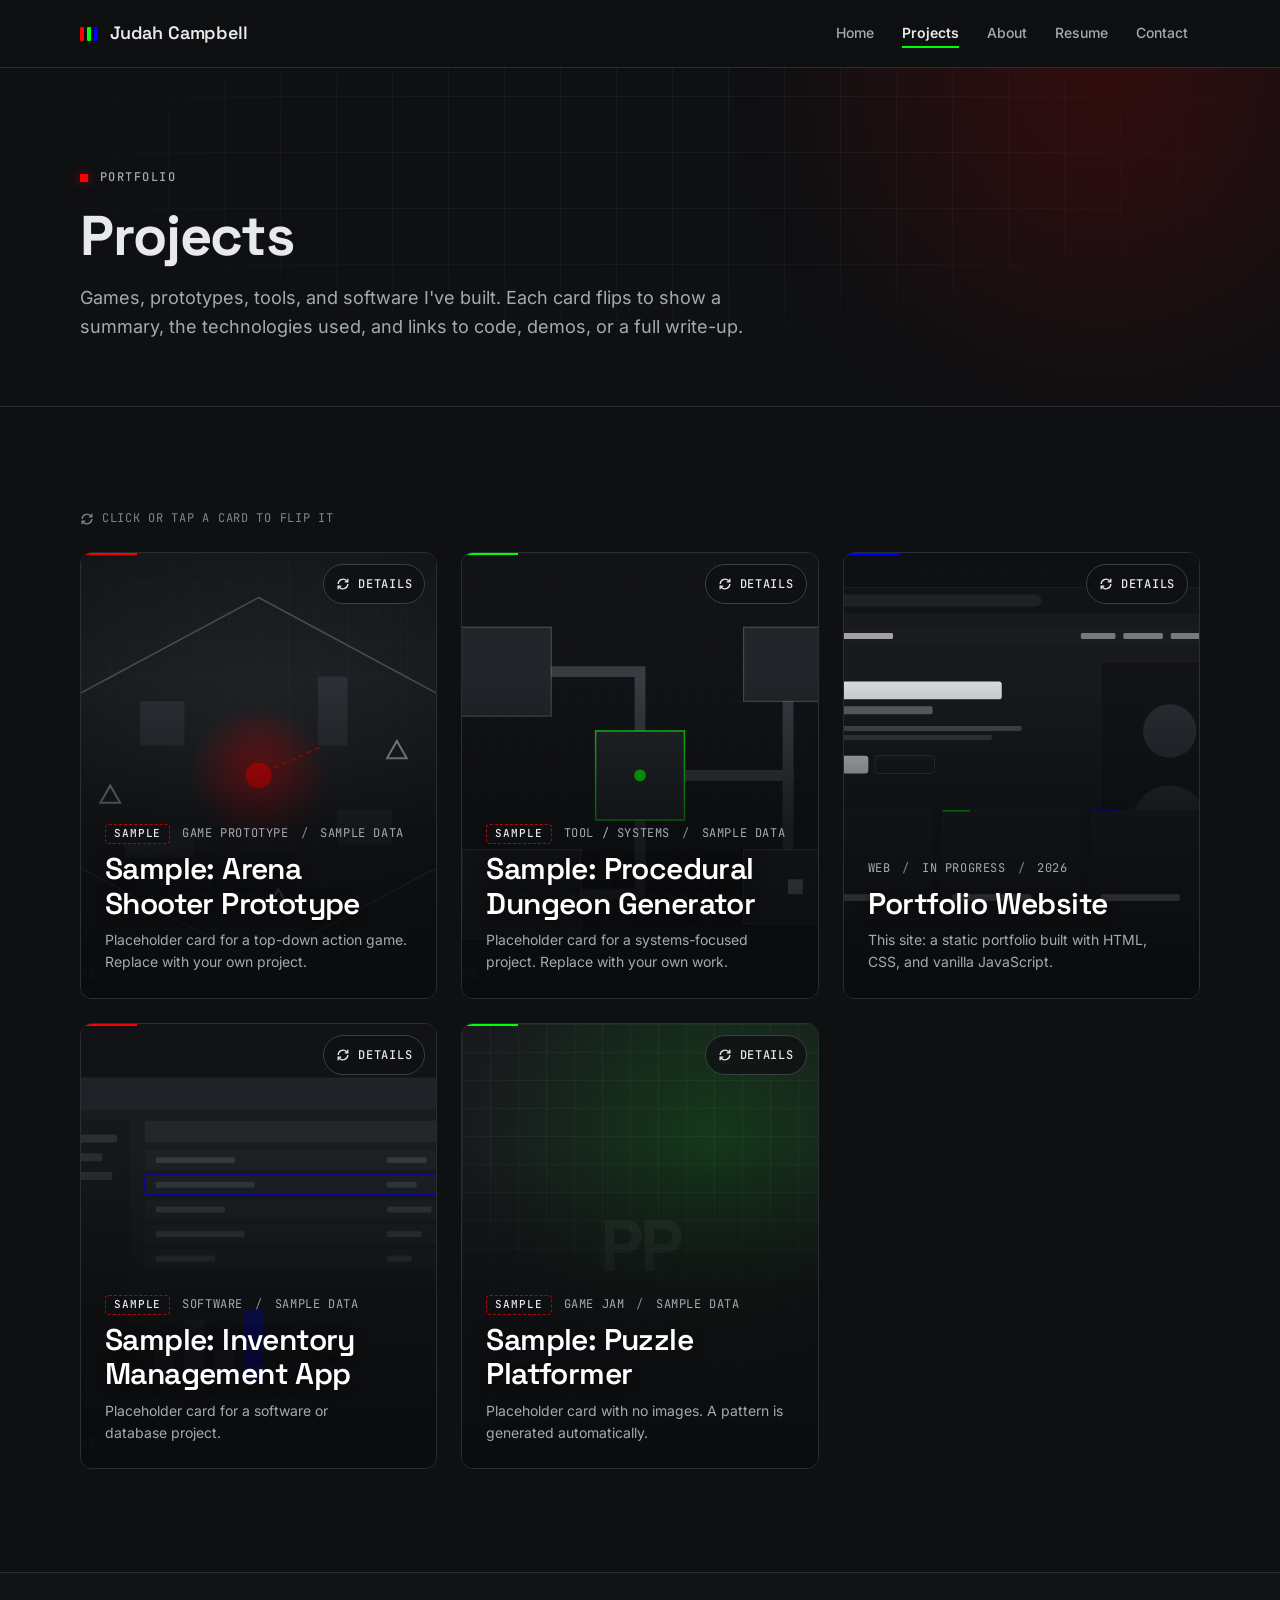
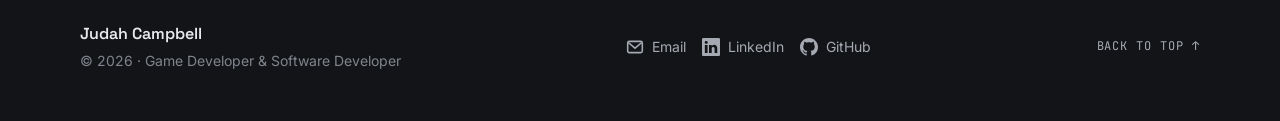
<file: projects.html>
<!DOCTYPE html>
<html lang="en">
<head>
  <meta charset="utf-8">
  <meta name="viewport" content="width=device-width, initial-scale=1">
  <title>Projects | Judah Campbell</title>
  <meta name="description" content="Game development and software projects by Judah Campbell, including gameplay prototypes, tools, and web projects.">
  <meta name="theme-color" content="#0f1012">
  <meta name="color-scheme" content="dark">

  <meta property="og:type" content="website">
  <meta property="og:site_name" content="Judah Campbell">
  <meta property="og:title" content="Projects | Judah Campbell">
  <meta property="og:description" content="Game development and software projects by Judah Campbell.">
  <meta property="og:image" content="https://lasagnawaffle.github.io/judah-campbell-portfolio/assets/images/og-image.png">
  <meta property="og:image:alt" content="Judah Campbell, Game Developer and Software Developer">
  <meta name="twitter:card" content="summary_large_image">

  <link rel="icon" href="assets/images/favicon.svg" type="image/svg+xml">
  <link rel="preload" href="assets/fonts/inter-latin.woff2" as="font" type="font/woff2" crossorigin>
  <link rel="preload" href="assets/fonts/space-grotesk-latin.woff2" as="font" type="font/woff2" crossorigin>
  <link rel="stylesheet" href="assets/css/style.css">
  <link rel="stylesheet" href="assets/css/components.css">
  <link rel="stylesheet" href="assets/css/animations.css">

  <script>document.documentElement.classList.add("js");</script>
  <script src="assets/js/projects-data.js" defer></script>
  <script src="assets/js/project-cards.js" defer></script>
  <script src="assets/js/main.js" defer></script>
  <script src="assets/js/animations.js" defer></script>
</head>
<body id="top">
  <a class="skip-link" href="#main">Skip to main content</a>

  <header class="site-header">
    <nav class="nav container" aria-label="Primary">
      <a class="nav__brand" href="index.html">
        <span class="nav__brand-mark" aria-hidden="true"><span></span><span></span><span></span></span>
        <span>Judah Campbell</span>
      </a>
      <button class="nav__toggle" type="button" aria-expanded="false" aria-controls="nav-menu">
        <span class="nav__toggle-bars" aria-hidden="true"></span>
        <span class="nav__toggle-text">Menu</span>
      </button>
      <ul class="nav__menu" id="nav-menu">
        <li><a class="nav__link" href="index.html">Home</a></li>
        <li><a class="nav__link" href="projects.html" aria-current="page">Projects</a></li>
        <li><a class="nav__link" href="about.html">About</a></li>
        <li><a class="nav__link" href="resume.html">Resume</a></li>
        <li><a class="nav__link" href="contact.html">Contact</a></li>
      </ul>
    </nav>
  </header>

  <main id="main" class="page-main">
    <section class="page-hero" aria-labelledby="page-title">
      <div class="bg-layers" aria-hidden="true">
        <div class="bg-layer bg-grid" data-parallax="0.25"></div>
        <div class="bg-layer bg-glow bg-glow--red" data-parallax="0.1"></div>
      </div>
      <div class="container page-hero__content">
        <p class="eyebrow eyebrow--red">Portfolio</p>
        <h1 id="page-title">Projects</h1>
        <p class="lead">Games, prototypes, tools, and software I've built. Each card flips to show a summary, the technologies used, and links to code, demos, or a full write-up.</p>
      </div>
    </section>

    <section class="section" aria-label="All projects">
      <div class="container">
        <p class="project-hint">
          <svg viewBox="0 0 16 16" fill="none" stroke="currentColor" stroke-width="1.5" aria-hidden="true" focusable="false"><path d="M2.5 8a5.5 5.5 0 0 1 9.4-3.9L13.5 5.5"/><path d="M13.5 2v3.5H10"/><path d="M13.5 8a5.5 5.5 0 0 1-9.4 3.9L2.5 10.5"/><path d="M2.5 14v-3.5H6"/></svg>
          Click or tap a card to flip it
        </p>

        <!-- Cards are generated from assets/js/projects-data.js, in the order listed there. -->
        <div class="project-grid" data-project-grid="all">
          <noscript><p class="project-grid__empty">The project gallery needs JavaScript. You can browse my code on <a href="https://github.com/LasagnaWaffle">GitHub</a> or view my <a href="resume.html">resume</a>.</p></noscript>
        </div>
      </div>
    </section>
  </main>

  <footer class="site-footer">
    <div class="container site-footer__inner">
      <div>
        <p class="site-footer__name">Judah Campbell</p>
        <p class="site-footer__meta">&copy; <span data-current-year>2026</span> &middot; Game Developer &amp; Software Developer</p>
      </div>
      <!-- TODO: REPLACE WITH YOUR INFORMATION (email, LinkedIn, GitHub) -->
      <ul class="social-links" aria-label="Contact and profiles">
        <li><a href="mailto:your.email@example.com"><svg viewBox="0 0 16 16" fill="none" stroke="currentColor" stroke-width="1.4" aria-hidden="true" focusable="false"><rect x="1.5" y="3" width="13" height="10" rx="1.5"/><path d="m2 4 6 5 6-5"/></svg>Email</a></li>
        <li><a href="https://www.linkedin.com/in/your-profile" target="_blank" rel="noopener noreferrer"><svg viewBox="0 0 16 16" fill="currentColor" aria-hidden="true" focusable="false"><path d="M0 1.15C0 .51.53 0 1.18 0h13.64C15.47 0 16 .51 16 1.15v13.7c0 .64-.53 1.150-1.18 1.15H1.18C.53 16 0 15.49 0 14.85V1.15zm4.94 12.24V6.17h-2.4v7.22h2.4zM3.74 5.18c.84 0 1.36-.55 1.36-1.250-.02-.7-.52-1.25-1.34-1.25-.82 0-1.36.54-1.36 1.25 0 .7.52 1.25 1.33 1.25h.01zm4.91 8.21V9.36c0-.22.02-.43.08-.59.17-.43.57-.88 1.230-.88.87 0 1.220.66 1.220 1.64v3.86h2.4V9.25c0-2.22-1.18-3.25-2.76-3.25-1.27 0-1.85.7-2.17 1.19V6.17h-2.4c.03.68 0 7.22 0 7.22h2.4z"/></svg>LinkedIn<span class="visually-hidden"> (opens in a new tab)</span></a></li>
        <li><a href="https://github.com/LasagnaWaffle" target="_blank" rel="noopener noreferrer"><svg viewBox="0 0 16 16" fill="currentColor" aria-hidden="true" focusable="false"><path d="M8 0C3.58 0 0 3.58 0 8c0 3.54 2.29 6.53 5.47 7.59.4.07.55-.17.55-.38 0-.19-.01-.82-.01-1.49-2.01.37-2.53-.49-2.69-.94-.09-.23-.48-.94-.82-1.130-.28-.15-.68-.52-.01-.53.63-.01 1.08.58 1.23.82.72 1.21 1.87.87 2.33.66.07-.52.28-.87.51-1.07-1.78-.2-3.64-.89-3.64-3.95 0-.87.31-1.59.82-2.15-.08-.2-.36-1.02.08-2.12 0 0 .67-.21 2.2.82.64-.18 1.32-.27 2-.27.68 0 1.36.09 2 .27 1.53-1.04 2.2-.82 2.2-.82.44 1.1.16 1.92.08 2.12.51.56.82 1.27.82 2.15 0 3.07-1.87 3.75-3.65 3.95.29.25.54.73.54 1.48 0 1.07-.01 1.93-.01 2.2 0 .21.15.46.55.38A8.01 8.01 0 0 0 16 8c0-4.42-3.58-8-8-8z"/></svg>GitHub<span class="visually-hidden"> (opens in a new tab)</span></a></li>
      </ul>
      <a class="site-footer__top" href="#top">Back to top &uarr;</a>
    </div>
  </footer>
</body>
</html>
</file>
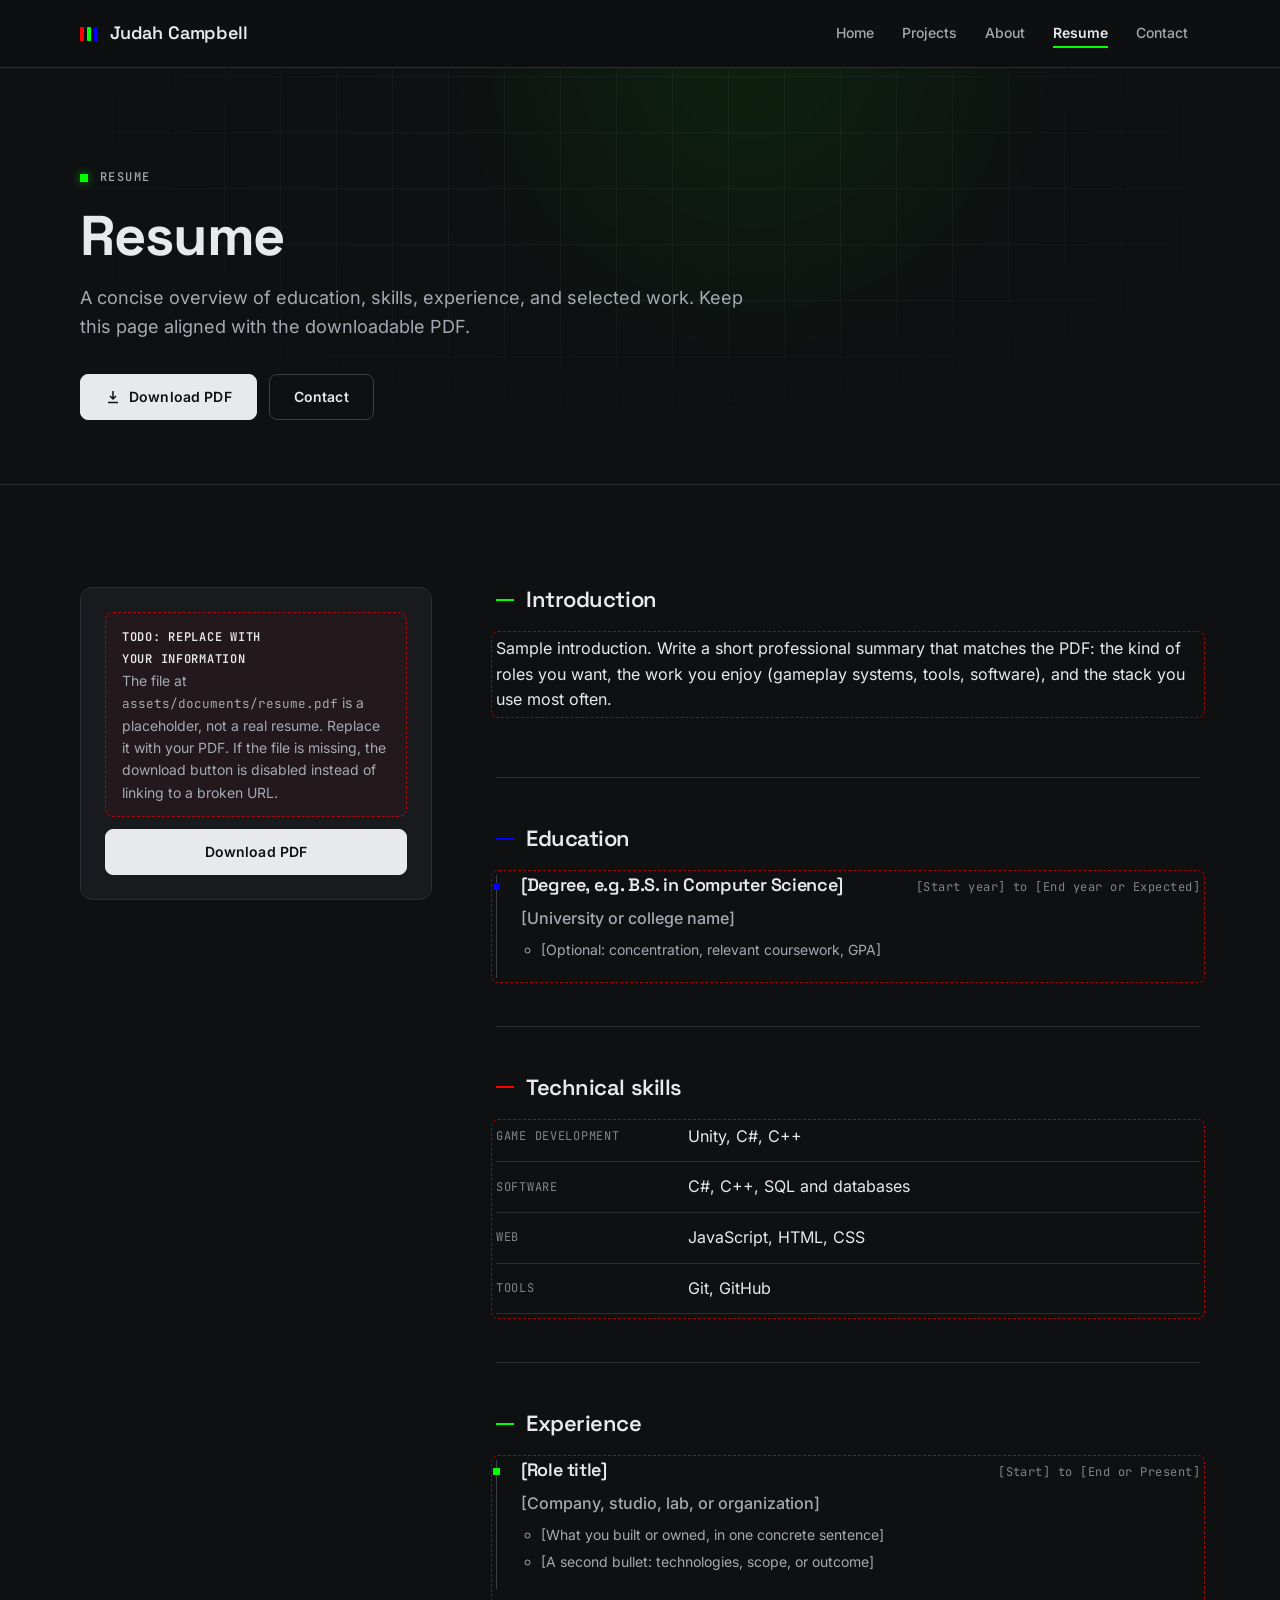
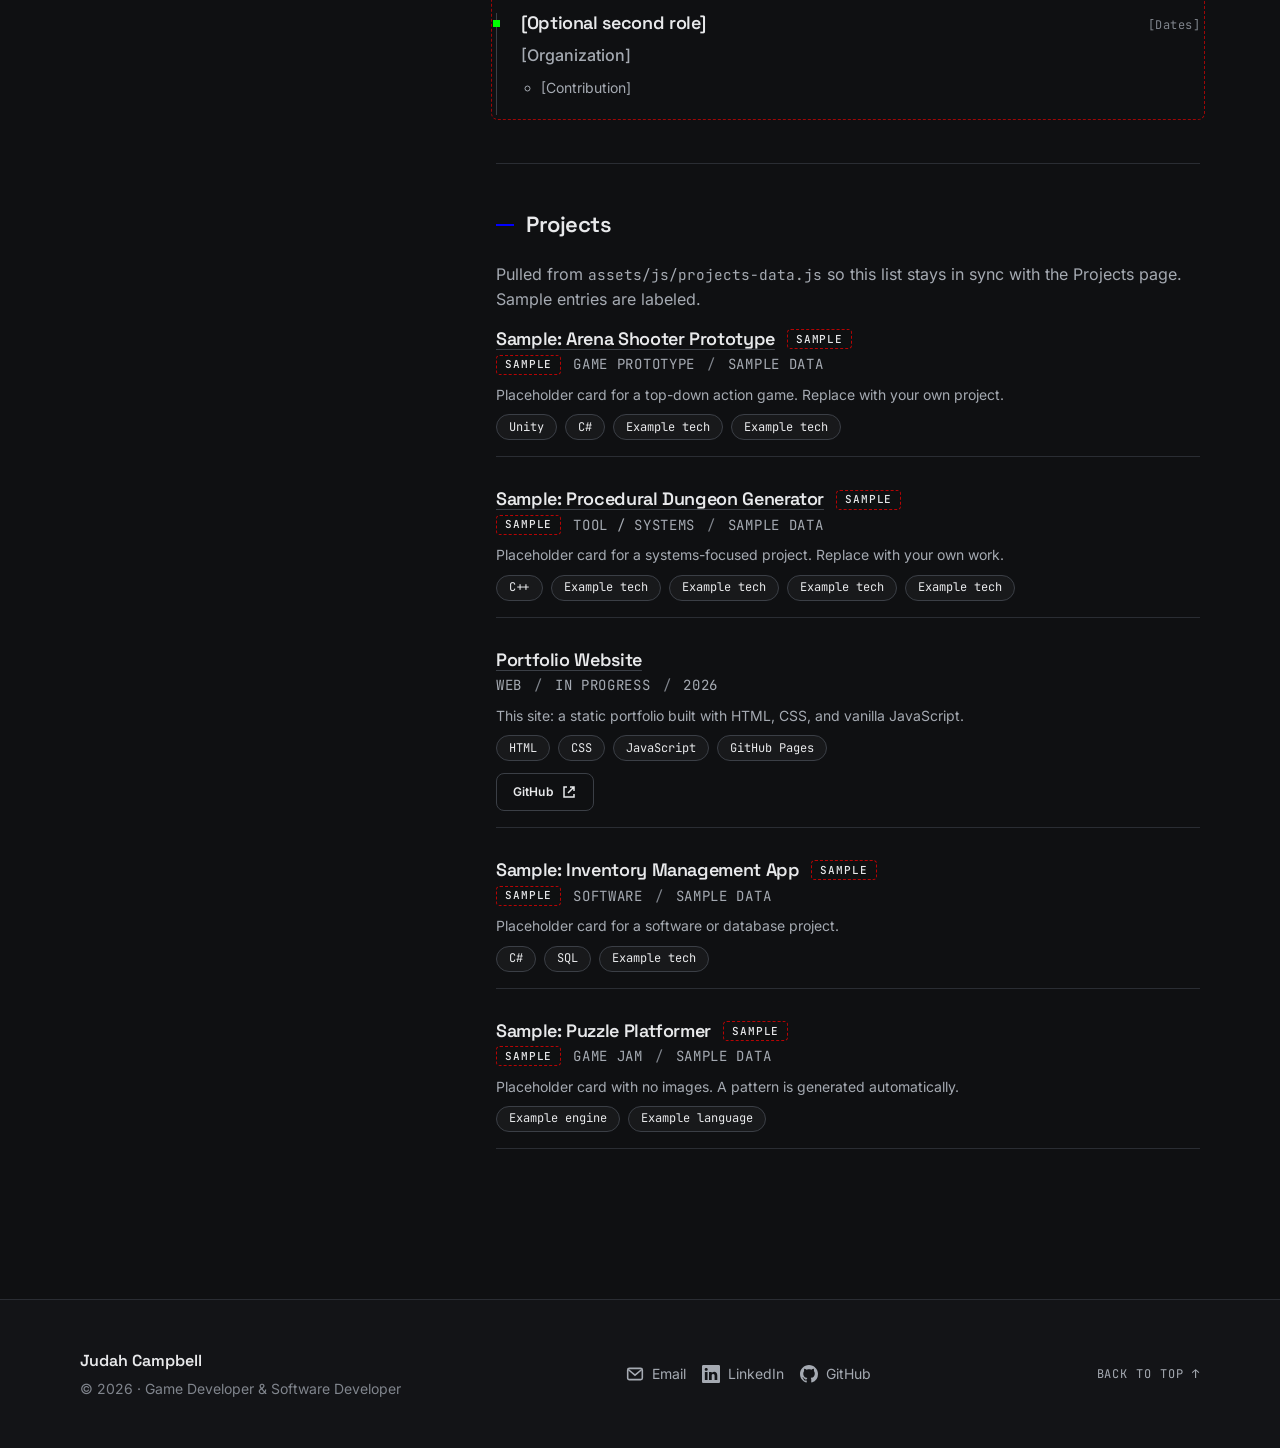
<file: resume.html>
<!DOCTYPE html>
<html lang="en">
<head>
  <meta charset="utf-8">
  <meta name="viewport" content="width=device-width, initial-scale=1">
  <title>Resume | Judah Campbell</title>
  <meta name="description" content="Resume of Judah Campbell, a game developer and software developer. Education, skills, experience, and selected projects.">
  <meta name="theme-color" content="#0f1012">
  <meta name="color-scheme" content="dark">

  <meta property="og:type" content="website">
  <meta property="og:site_name" content="Judah Campbell">
  <meta property="og:title" content="Resume | Judah Campbell">
  <meta property="og:description" content="Education, skills, experience, and selected projects.">
  <meta property="og:image" content="https://lasagnawaffle.github.io/judah-campbell-portfolio/assets/images/og-image.png">
  <meta property="og:image:alt" content="Judah Campbell, Game Developer and Software Developer">
  <meta name="twitter:card" content="summary_large_image">

  <link rel="icon" href="assets/images/favicon.svg" type="image/svg+xml">
  <link rel="preload" href="assets/fonts/inter-latin.woff2" as="font" type="font/woff2" crossorigin>
  <link rel="preload" href="assets/fonts/space-grotesk-latin.woff2" as="font" type="font/woff2" crossorigin>
  <link rel="stylesheet" href="assets/css/style.css">
  <link rel="stylesheet" href="assets/css/components.css">
  <link rel="stylesheet" href="assets/css/animations.css">

  <script>document.documentElement.classList.add("js");</script>
  <script src="assets/js/projects-data.js" defer></script>
  <script src="assets/js/project-cards.js" defer></script>
  <script src="assets/js/main.js" defer></script>
  <script src="assets/js/animations.js" defer></script>
</head>
<body id="top">
  <a class="skip-link" href="#main">Skip to main content</a>

  <header class="site-header">
    <nav class="nav container" aria-label="Primary">
      <a class="nav__brand" href="index.html">
        <span class="nav__brand-mark" aria-hidden="true"><span></span><span></span><span></span></span>
        <span>Judah Campbell</span>
      </a>
      <button class="nav__toggle" type="button" aria-expanded="false" aria-controls="nav-menu">
        <span class="nav__toggle-bars" aria-hidden="true"></span>
        <span class="nav__toggle-text">Menu</span>
      </button>
      <ul class="nav__menu" id="nav-menu">
        <li><a class="nav__link" href="index.html">Home</a></li>
        <li><a class="nav__link" href="projects.html">Projects</a></li>
        <li><a class="nav__link" href="about.html">About</a></li>
        <li><a class="nav__link" href="resume.html" aria-current="page">Resume</a></li>
        <li><a class="nav__link" href="contact.html">Contact</a></li>
      </ul>
    </nav>
  </header>

  <main id="main" class="page-main">
    <section class="page-hero" aria-labelledby="page-title">
      <div class="bg-layers" aria-hidden="true">
        <div class="bg-layer bg-grid" data-parallax="0.22"></div>
        <div class="bg-layer bg-glow bg-glow--green" data-parallax="0.1"></div>
      </div>
      <div class="container page-hero__content">
        <p class="eyebrow eyebrow--green">Resume</p>
        <h1 id="page-title">Resume</h1>
        <p class="lead">A concise overview of education, skills, experience, and selected work. Keep this page aligned with the downloadable PDF.</p>
        <div class="page-hero__actions">
          <!-- TODO: REPLACE WITH YOUR INFORMATION. Swap assets/documents/resume.pdf for your real resume. The current file is a labeled placeholder. -->
          <a class="btn btn--primary" href="assets/documents/resume.pdf" data-resume-download download="Judah-Campbell-Resume.pdf" aria-describedby="resume-pdf-note">
            <svg viewBox="0 0 16 16" fill="none" stroke="currentColor" stroke-width="1.5" aria-hidden="true" focusable="false"><path d="M8 2v8M5 7l3 3 3-3"/><path d="M3 13.5h10"/></svg>
            Download PDF
          </a>
          <a class="btn btn--secondary" href="contact.html">Contact</a>
        </div>
      </div>
    </section>

    <section class="section">
      <div class="container split">
        <aside class="split__sticky">
          <div class="resume-download">
            <p id="resume-pdf-note" class="todo-note">
              <strong>TODO: REPLACE WITH YOUR INFORMATION</strong><br>
              The file at <code>assets/documents/resume.pdf</code> is a placeholder, not a real resume. Replace it with your PDF. If the file is missing, the download button is disabled instead of linking to a broken URL.
            </p>
            <a class="btn btn--primary" href="assets/documents/resume.pdf" data-resume-download download="Judah-Campbell-Resume.pdf">Download PDF</a>
          </div>
        </aside>

        <div>
          <section class="resume-section" aria-labelledby="intro-title">
            <h2 class="resume-section__title" id="intro-title" data-accent="green">Introduction</h2>
            <!-- TODO: REPLACE WITH YOUR INFORMATION (2-3 sentences matching your resume summary) -->
            <p class="todo">Sample introduction. Write a short professional summary that matches the PDF: the kind of roles you want, the work you enjoy (gameplay systems, tools, software), and the stack you use most often.</p>
          </section>

          <section class="resume-section" aria-labelledby="education-title">
            <h2 class="resume-section__title" id="education-title" data-accent="blue">Education</h2>
            <!-- TODO: REPLACE WITH YOUR INFORMATION. Do not leave the brackets in. -->
            <ul class="entry-list todo">
              <li class="entry" data-accent="blue">
                <div class="entry__header">
                  <h3 class="entry__title">[Degree, e.g. B.S. in Computer Science]</h3>
                  <span class="entry__meta">[Start year] to [End year or Expected]</span>
                </div>
                <p class="entry__org">[University or college name]</p>
                <ul>
                  <li>[Optional: concentration, relevant coursework, GPA]</li>
                </ul>
              </li>
            </ul>
          </section>

          <section class="resume-section" aria-labelledby="skills-title">
            <h2 class="resume-section__title" id="skills-title" data-accent="red">Technical skills</h2>
            <!-- TODO: REPLACE WITH YOUR INFORMATION. Sample skills; keep only what you can discuss in an interview. -->
            <dl class="skill-table todo">
              <div>
                <dt>Game development</dt>
                <dd>Unity, C#, C++</dd>
              </div>
              <div>
                <dt>Software</dt>
                <dd>C#, C++, SQL and databases</dd>
              </div>
              <div>
                <dt>Web</dt>
                <dd>JavaScript, HTML, CSS</dd>
              </div>
              <div>
                <dt>Tools</dt>
                <dd>Git, GitHub</dd>
              </div>
            </dl>
          </section>

          <section class="resume-section" aria-labelledby="experience-title">
            <h2 class="resume-section__title" id="experience-title" data-accent="green">Experience</h2>
            <!-- TODO: REPLACE WITH YOUR INFORMATION. Do not invent jobs. Delete this block if you have none yet. -->
            <ul class="entry-list todo">
              <li class="entry" data-accent="green">
                <div class="entry__header">
                  <h3 class="entry__title">[Role title]</h3>
                  <span class="entry__meta">[Start] to [End or Present]</span>
                </div>
                <p class="entry__org">[Company, studio, lab, or organization]</p>
                <ul>
                  <li>[What you built or owned, in one concrete sentence]</li>
                  <li>[A second bullet: technologies, scope, or outcome]</li>
                </ul>
              </li>
              <li class="entry" data-accent="green">
                <div class="entry__header">
                  <h3 class="entry__title">[Optional second role]</h3>
                  <span class="entry__meta">[Dates]</span>
                </div>
                <p class="entry__org">[Organization]</p>
                <ul>
                  <li>[Contribution]</li>
                </ul>
              </li>
            </ul>
          </section>

          <section class="resume-section" aria-labelledby="projects-title">
            <h2 class="resume-section__title" id="projects-title" data-accent="blue">Projects</h2>
            <p class="text-muted">Pulled from <code>assets/js/projects-data.js</code> so this list stays in sync with the Projects page. Sample entries are labeled.</p>
            <ul class="project-list" data-project-list>
              <noscript><li>Project list needs JavaScript. See <a href="projects.html">Projects</a> or <a href="https://github.com/LasagnaWaffle">GitHub</a>.</li></noscript>
            </ul>
          </section>
        </div>
      </div>
    </section>
  </main>

  <footer class="site-footer">
    <div class="container site-footer__inner">
      <div>
        <p class="site-footer__name">Judah Campbell</p>
        <p class="site-footer__meta">&copy; <span data-current-year>2026</span> &middot; Game Developer &amp; Software Developer</p>
      </div>
      <!-- TODO: REPLACE WITH YOUR INFORMATION (email, LinkedIn, GitHub) -->
      <ul class="social-links" aria-label="Contact and profiles">
        <li><a href="mailto:your.email@example.com"><svg viewBox="0 0 16 16" fill="none" stroke="currentColor" stroke-width="1.4" aria-hidden="true" focusable="false"><rect x="1.5" y="3" width="13" height="10" rx="1.5"/><path d="m2 4 6 5 6-5"/></svg>Email</a></li>
        <li><a href="https://www.linkedin.com/in/your-profile" target="_blank" rel="noopener noreferrer"><svg viewBox="0 0 16 16" fill="currentColor" aria-hidden="true" focusable="false"><path d="M0 1.15C0 .51.53 0 1.18 0h13.64C15.47 0 16 .51 16 1.15v13.7c0 .64-.53 1.15-1.18 1.15H1.18C.53 16 0 15.49 0 14.85V1.15zm4.94 12.24V6.17h-2.4v7.22h2.4zM3.74 5.18c.84 0 1.36-.55 1.36-1.25-.02-.7-.52-1.25-1.34-1.25-.82 0-1.36.54-1.36 1.25 0 .7.52 1.25 1.33 1.25h.01zm4.91 8.21V9.36c0-.22.02-.43.08-.59.17-.43.57-.88 1.23-.88.87 0 1.22.66 1.22 1.64v3.86h2.4V9.25c0-2.22-1.18-3.25-2.76-3.25-1.27 0-1.85.7-2.17 1.19V6.17h-2.4c.03.68 0 7.22 0 7.22h2.4z"/></svg>LinkedIn<span class="visually-hidden"> (opens in a new tab)</span></a></li>
        <li><a href="https://github.com/LasagnaWaffle" target="_blank" rel="noopener noreferrer"><svg viewBox="0 0 16 16" fill="currentColor" aria-hidden="true" focusable="false"><path d="M8 0C3.58 0 0 3.58 0 8c0 3.54 2.29 6.53 5.47 7.59.4.07.55-.17.55-.38 0-.19-.01-.82-.01-1.49-2.01.37-2.53-.49-2.69-.94-.09-.23-.48-.94-.82-1.13-.28-.15-.68-.52-.01-.53.63-.01 1.08.58 1.23.82.72 1.21 1.87.87 2.33.66.07-.52.28-.87.51-1.07-1.78-.2-3.64-.89-3.64-3.95 0-.87.31-1.59.82-2.15-.08-.2-.36-1.02.08-2.12 0 0 .67-.21 2.2.82.64-.18 1.32-.27 2-.27.68 0 1.36.09 2 .27 1.53-1.04 2.2-.82 2.2-.82.44 1.1.16 1.92.08 2.12.51.56.82 1.27.82 2.15 0 3.07-1.87 3.75-3.65 3.95.29.25.54.73.54 1.48 0 1.07-.01 1.93-.01 2.2 0 .21.15.46.55.38A8.01 8.01 0 0 0 16 8c0-4.42-3.58-8-8-8z"/></svg>GitHub<span class="visually-hidden"> (opens in a new tab)</span></a></li>
      </ul>
      <a class="site-footer__top" href="#top">Back to top &uarr;</a>
    </div>
  </footer>
</body>
</html>
</file>
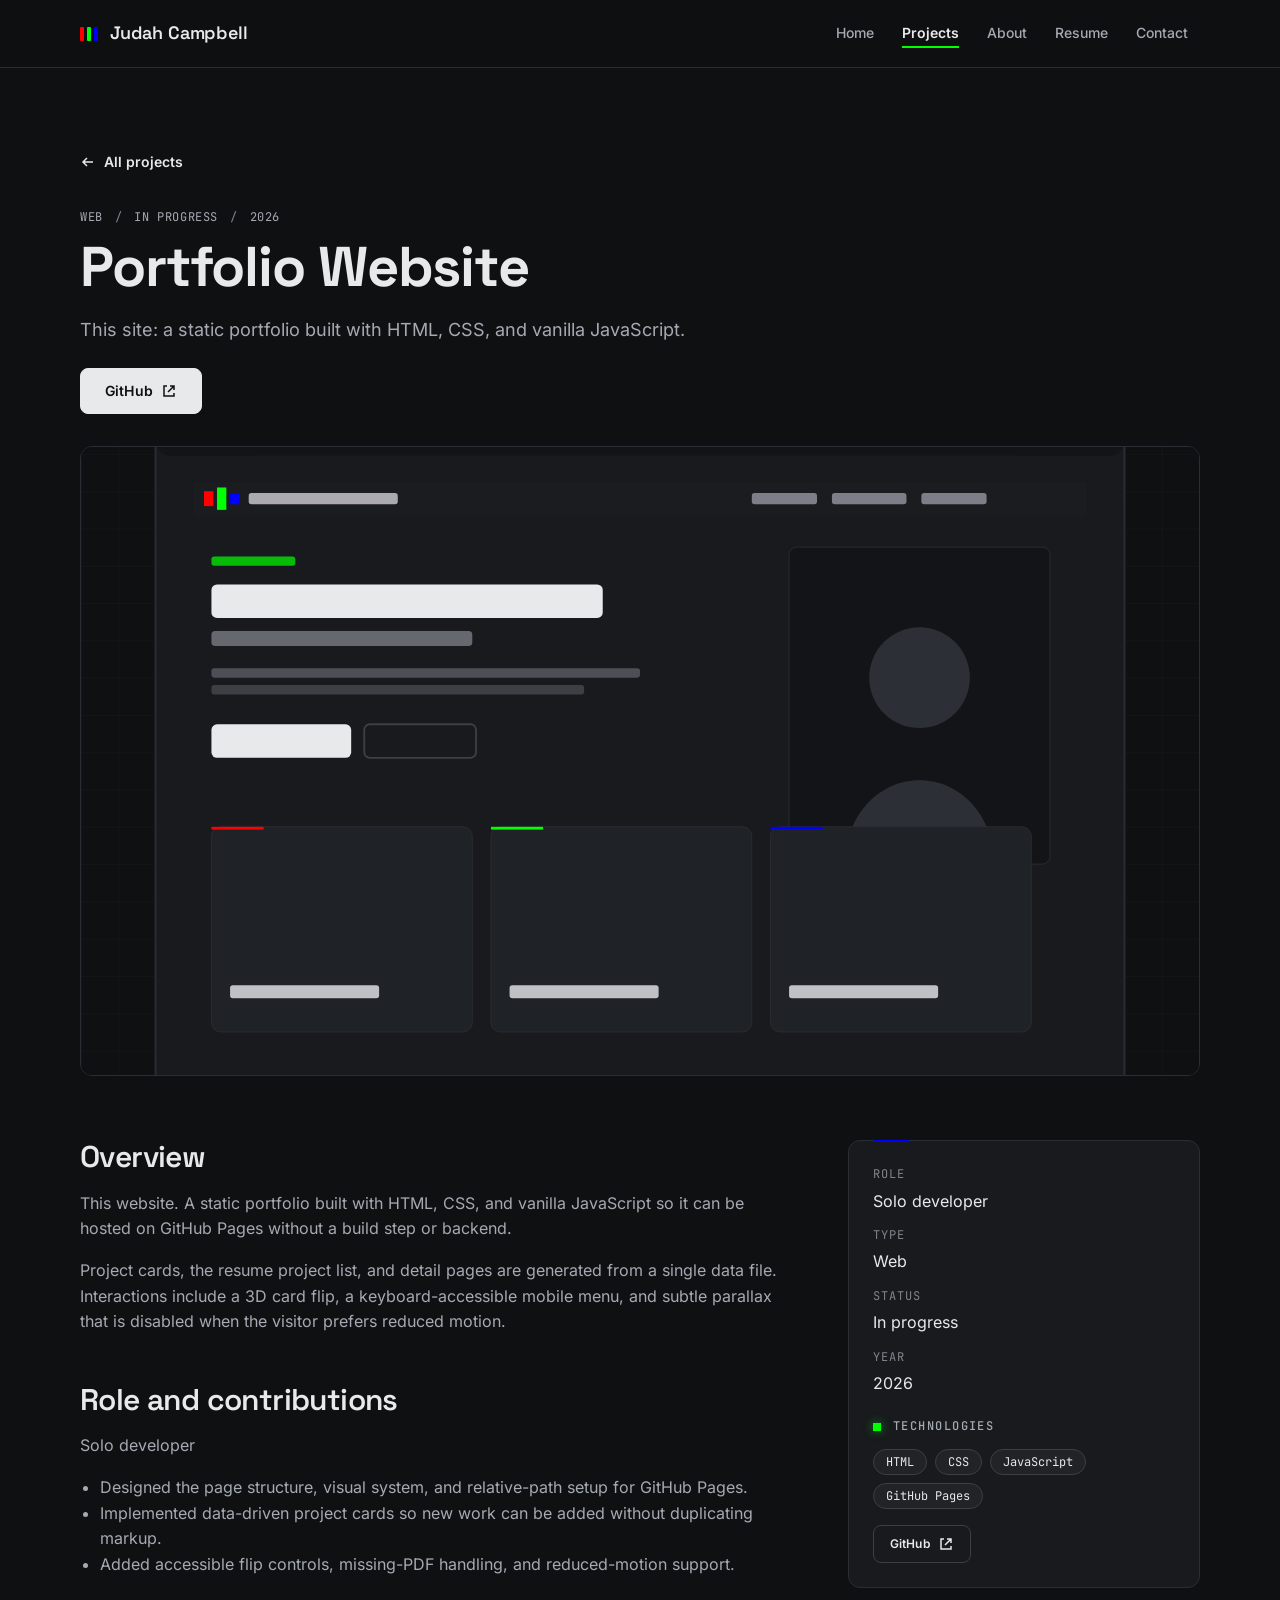
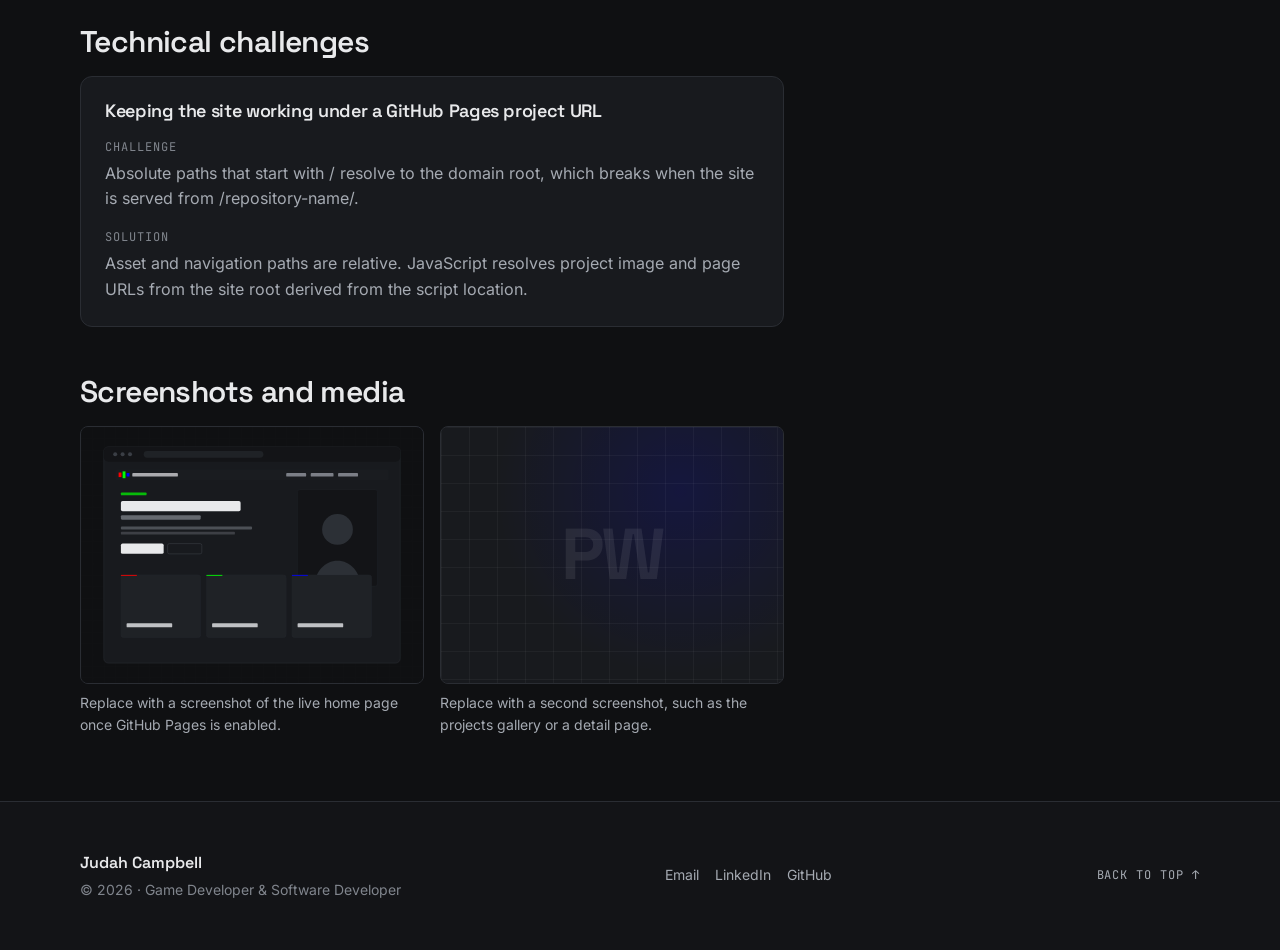
<file: projects/portfolio-website.html>
<!DOCTYPE html>
<html lang="en">
<head>
  <meta charset="utf-8">
  <meta name="viewport" content="width=device-width, initial-scale=1">
  <title>Portfolio Website | Judah Campbell</title>
  <meta name="description" content="This static portfolio website: HTML, CSS, and vanilla JavaScript, built for GitHub Pages.">
  <meta name="theme-color" content="#0f1012">
  <meta name="color-scheme" content="dark">

  <meta property="og:type" content="article">
  <meta property="og:site_name" content="Judah Campbell">
  <meta property="og:title" content="Portfolio Website | Judah Campbell">
  <meta property="og:description" content="A static portfolio built with HTML, CSS, and vanilla JavaScript for GitHub Pages.">
  <meta property="og:image" content="https://lasagnawaffle.github.io/judah-campbell-portfolio/assets/images/og-image.png">
  <meta name="twitter:card" content="summary_large_image">

  <link rel="icon" href="../assets/images/favicon.svg" type="image/svg+xml">
  <link rel="preload" href="../assets/fonts/inter-latin.woff2" as="font" type="font/woff2" crossorigin>
  <link rel="preload" href="../assets/fonts/space-grotesk-latin.woff2" as="font" type="font/woff2" crossorigin>
  <link rel="stylesheet" href="../assets/css/style.css">
  <link rel="stylesheet" href="../assets/css/components.css">
  <link rel="stylesheet" href="../assets/css/animations.css">

  <script>document.documentElement.classList.add("js");</script>
  <script src="../assets/js/projects-data.js" defer></script>
  <script src="../assets/js/project-cards.js" defer></script>
  <script src="../assets/js/project-detail.js" defer></script>
  <script src="../assets/js/main.js" defer></script>
  <script src="../assets/js/animations.js" defer></script>
</head>
<body id="top">
  <a class="skip-link" href="#main">Skip to main content</a>

  <header class="site-header">
    <nav class="nav container" aria-label="Primary">
      <a class="nav__brand" href="../index.html">
        <span class="nav__brand-mark" aria-hidden="true"><span></span><span></span><span></span></span>
        <span>Judah Campbell</span>
      </a>
      <button class="nav__toggle" type="button" aria-expanded="false" aria-controls="nav-menu">
        <span class="nav__toggle-bars" aria-hidden="true"></span>
        <span class="nav__toggle-text">Menu</span>
      </button>
      <ul class="nav__menu" id="nav-menu">
        <li><a class="nav__link" href="../index.html">Home</a></li>
        <li><a class="nav__link" href="../projects.html" aria-current="page">Projects</a></li>
        <li><a class="nav__link" href="../about.html">About</a></li>
        <li><a class="nav__link" href="../resume.html">Resume</a></li>
        <li><a class="nav__link" href="../contact.html">Contact</a></li>
      </ul>
    </nav>
  </header>

  <main id="main" class="page-main">
    <article class="project-detail" data-project-detail="portfolio-website">
      <noscript>
        <div class="container detail-header">
          <p class="lead">This project page needs JavaScript. Return to <a href="../projects.html">all projects</a>.</p>
        </div>
      </noscript>
    </article>
  </main>

  <footer class="site-footer">
    <div class="container site-footer__inner">
      <div>
        <p class="site-footer__name">Judah Campbell</p>
        <p class="site-footer__meta">&copy; <span data-current-year>2026</span> &middot; Game Developer &amp; Software Developer</p>
      </div>
      <ul class="social-links" aria-label="Contact and profiles">
        <li><a href="mailto:your.email@example.com">Email</a></li>
        <li><a href="https://www.linkedin.com/in/your-profile" target="_blank" rel="noopener noreferrer">LinkedIn<span class="visually-hidden"> (opens in a new tab)</span></a></li>
        <li><a href="https://github.com/LasagnaWaffle" target="_blank" rel="noopener noreferrer">GitHub<span class="visually-hidden"> (opens in a new tab)</span></a></li>
      </ul>
      <a class="site-footer__top" href="#top">Back to top &uarr;</a>
    </div>
  </footer>
</body>
</html>
</file>
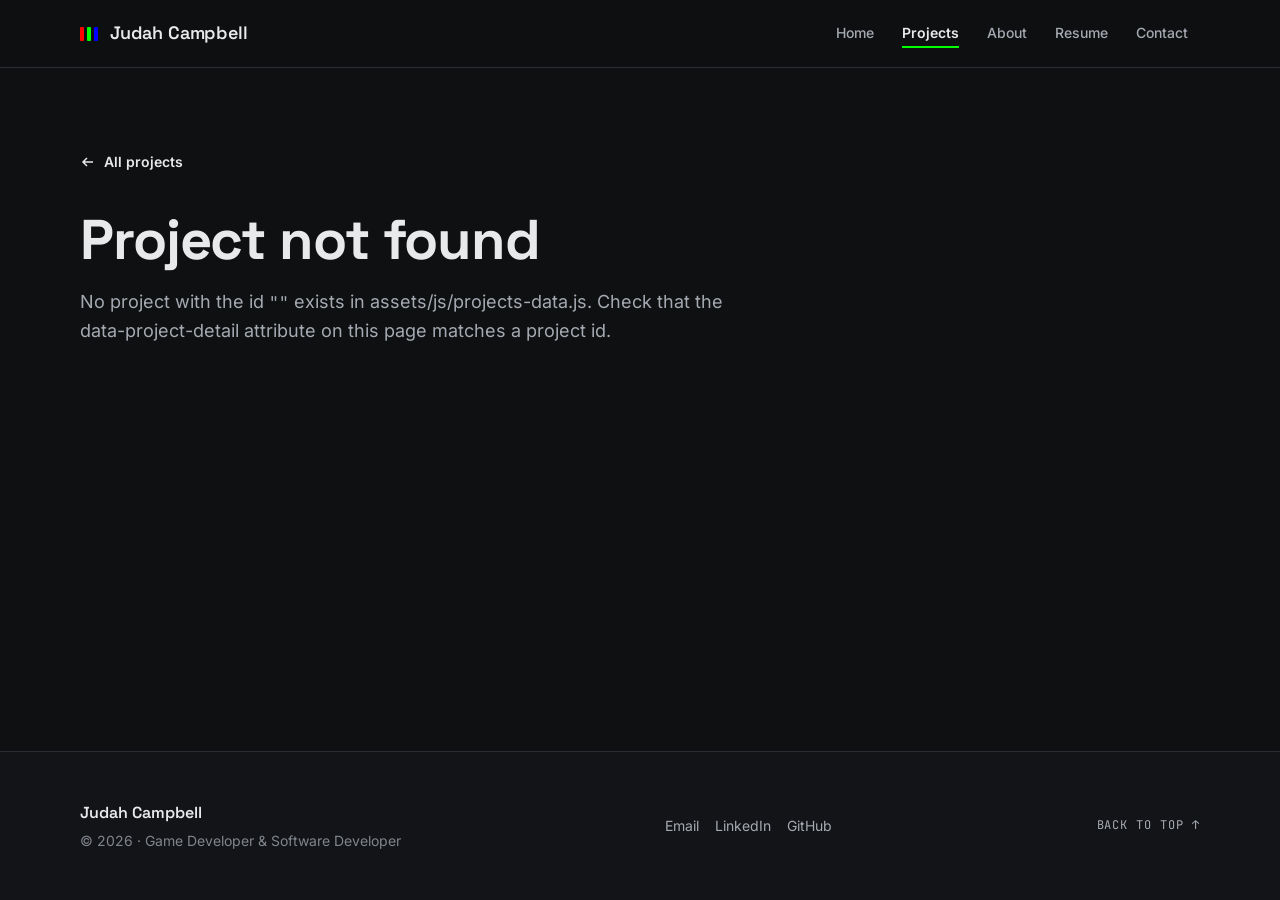
<file: projects/project-template.html>
<!DOCTYPE html>
<html lang="en">
<head>
  <meta charset="utf-8">
  <meta name="viewport" content="width=device-width, initial-scale=1">
  <title>Project | Judah Campbell</title>
  <meta name="description" content="Project detail page. Content is loaded from assets/js/projects-data.js.">
  <meta name="robots" content="noindex">
  <meta name="theme-color" content="#0f1012">
  <meta name="color-scheme" content="dark">

  <meta property="og:type" content="article">
  <meta property="og:site_name" content="Judah Campbell">
  <meta property="og:title" content="Project | Judah Campbell">
  <meta property="og:description" content="Project detail page loaded from the portfolio data file.">
  <meta property="og:image" content="https://lasagnawaffle.github.io/judah-campbell-portfolio/assets/images/og-image.png">
  <meta name="twitter:card" content="summary_large_image">

  <link rel="icon" href="../assets/images/favicon.svg" type="image/svg+xml">
  <link rel="preload" href="../assets/fonts/inter-latin.woff2" as="font" type="font/woff2" crossorigin>
  <link rel="preload" href="../assets/fonts/space-grotesk-latin.woff2" as="font" type="font/woff2" crossorigin>
  <link rel="stylesheet" href="../assets/css/style.css">
  <link rel="stylesheet" href="../assets/css/components.css">
  <link rel="stylesheet" href="../assets/css/animations.css">

  <script>document.documentElement.classList.add("js");</script>
  <script src="../assets/js/projects-data.js" defer></script>
  <script src="../assets/js/project-cards.js" defer></script>
  <script src="../assets/js/project-detail.js" defer></script>
  <script src="../assets/js/main.js" defer></script>
  <script src="../assets/js/animations.js" defer></script>
</head>
<body id="top">
  <!--
    How to add a project detail page
    1. Add the project to ../assets/js/projects-data.js
    2. Copy this file to projects/your-project-id.html
    3. Set data-project-detail="your-project-id" on the article below
    4. Update the <title> and meta description
    5. Set detailsUrl in the data file to "projects/your-project-id.html"
    Quick preview without copying: open this file as
    projects/project-template.html?id=your-project-id
  -->
  <a class="skip-link" href="#main">Skip to main content</a>

  <header class="site-header">
    <nav class="nav container" aria-label="Primary">
      <a class="nav__brand" href="../index.html">
        <span class="nav__brand-mark" aria-hidden="true"><span></span><span></span><span></span></span>
        <span>Judah Campbell</span>
      </a>
      <button class="nav__toggle" type="button" aria-expanded="false" aria-controls="nav-menu">
        <span class="nav__toggle-bars" aria-hidden="true"></span>
        <span class="nav__toggle-text">Menu</span>
      </button>
      <ul class="nav__menu" id="nav-menu">
        <li><a class="nav__link" href="../index.html">Home</a></li>
        <li><a class="nav__link" href="../projects.html" aria-current="page">Projects</a></li>
        <li><a class="nav__link" href="../about.html">About</a></li>
        <li><a class="nav__link" href="../resume.html">Resume</a></li>
        <li><a class="nav__link" href="../contact.html">Contact</a></li>
      </ul>
    </nav>
  </header>

  <main id="main" class="page-main">
    <article class="project-detail" data-project-detail="">
      <noscript>
        <div class="container detail-header">
          <p class="lead">This project page needs JavaScript. Return to <a href="../projects.html">all projects</a>.</p>
        </div>
      </noscript>
    </article>
  </main>

  <footer class="site-footer">
    <div class="container site-footer__inner">
      <div>
        <p class="site-footer__name">Judah Campbell</p>
        <p class="site-footer__meta">&copy; <span data-current-year>2026</span> &middot; Game Developer &amp; Software Developer</p>
      </div>
      <ul class="social-links" aria-label="Contact and profiles">
        <li><a href="mailto:your.email@example.com">Email</a></li>
        <li><a href="https://www.linkedin.com/in/your-profile" target="_blank" rel="noopener noreferrer">LinkedIn<span class="visually-hidden"> (opens in a new tab)</span></a></li>
        <li><a href="https://github.com/LasagnaWaffle" target="_blank" rel="noopener noreferrer">GitHub<span class="visually-hidden"> (opens in a new tab)</span></a></li>
      </ul>
      <a class="site-footer__top" href="#top">Back to top &uarr;</a>
    </div>
  </footer>
</body>
</html>
</file>
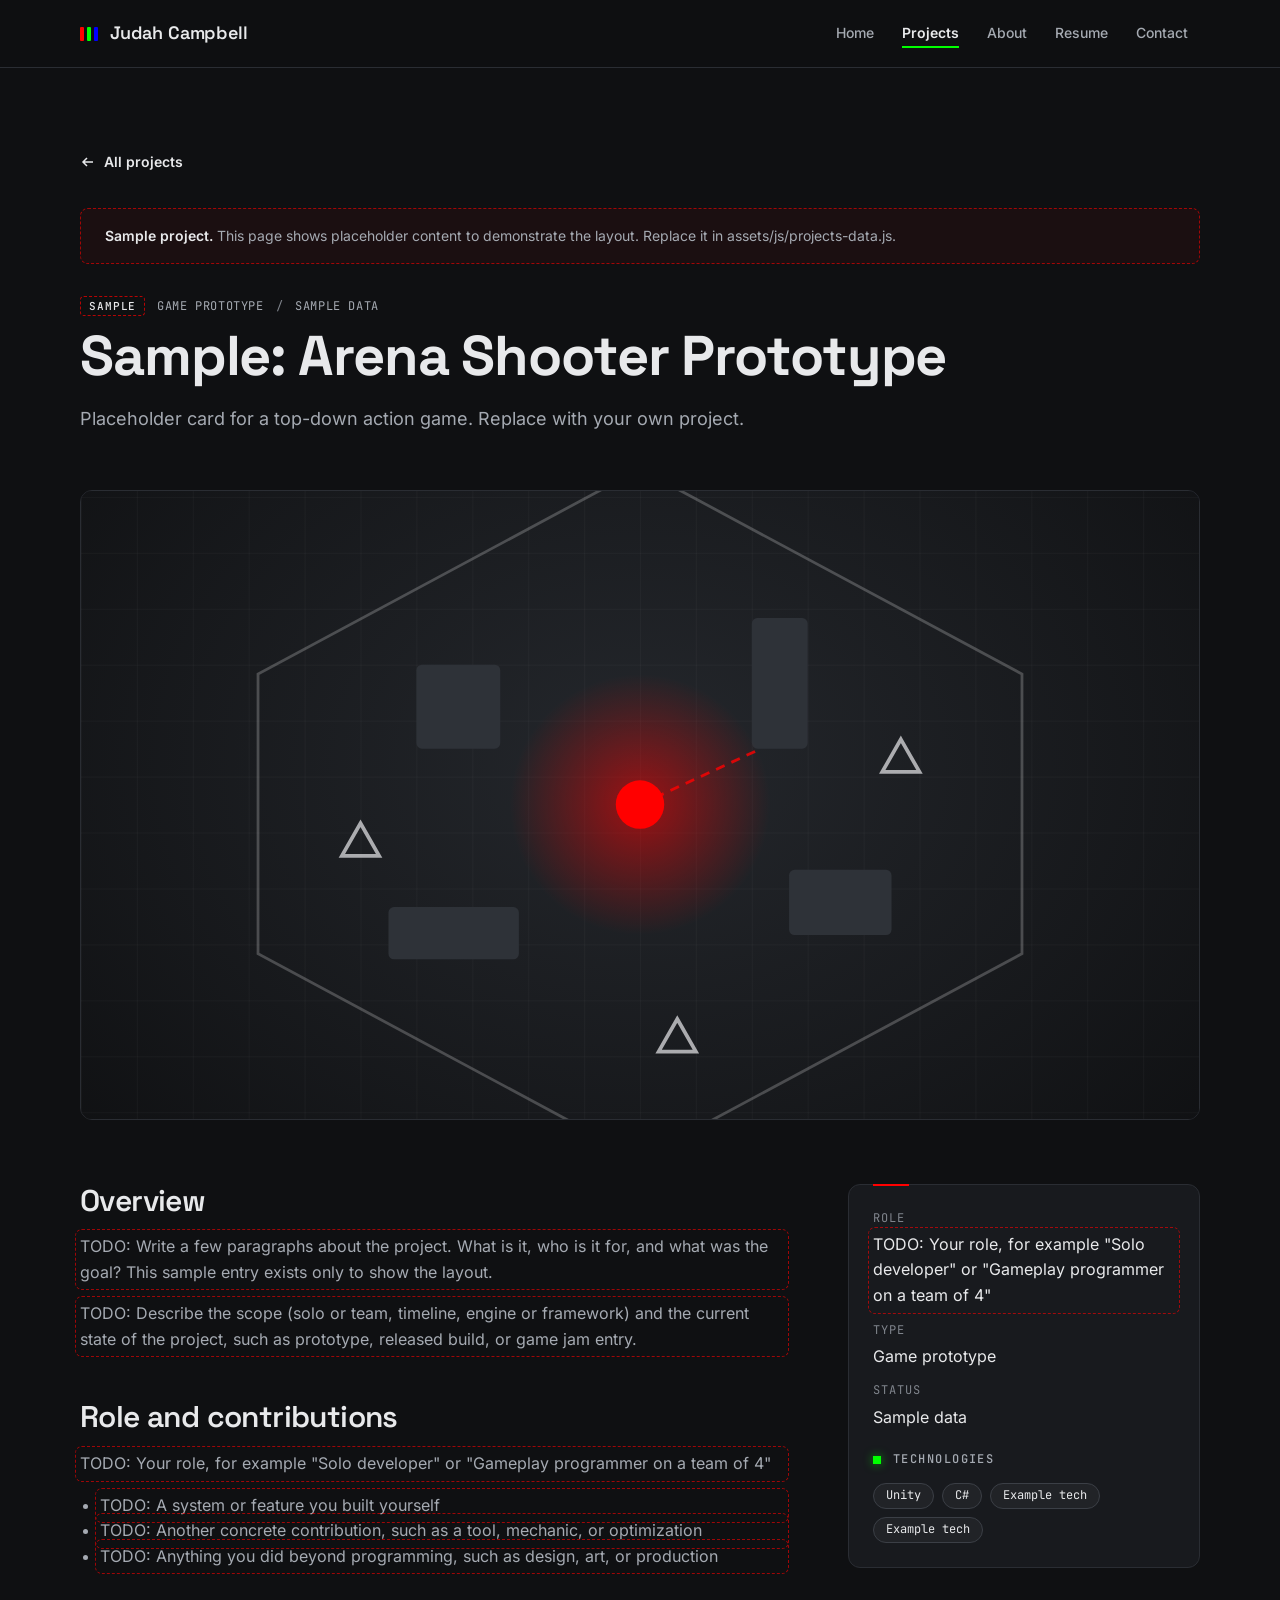
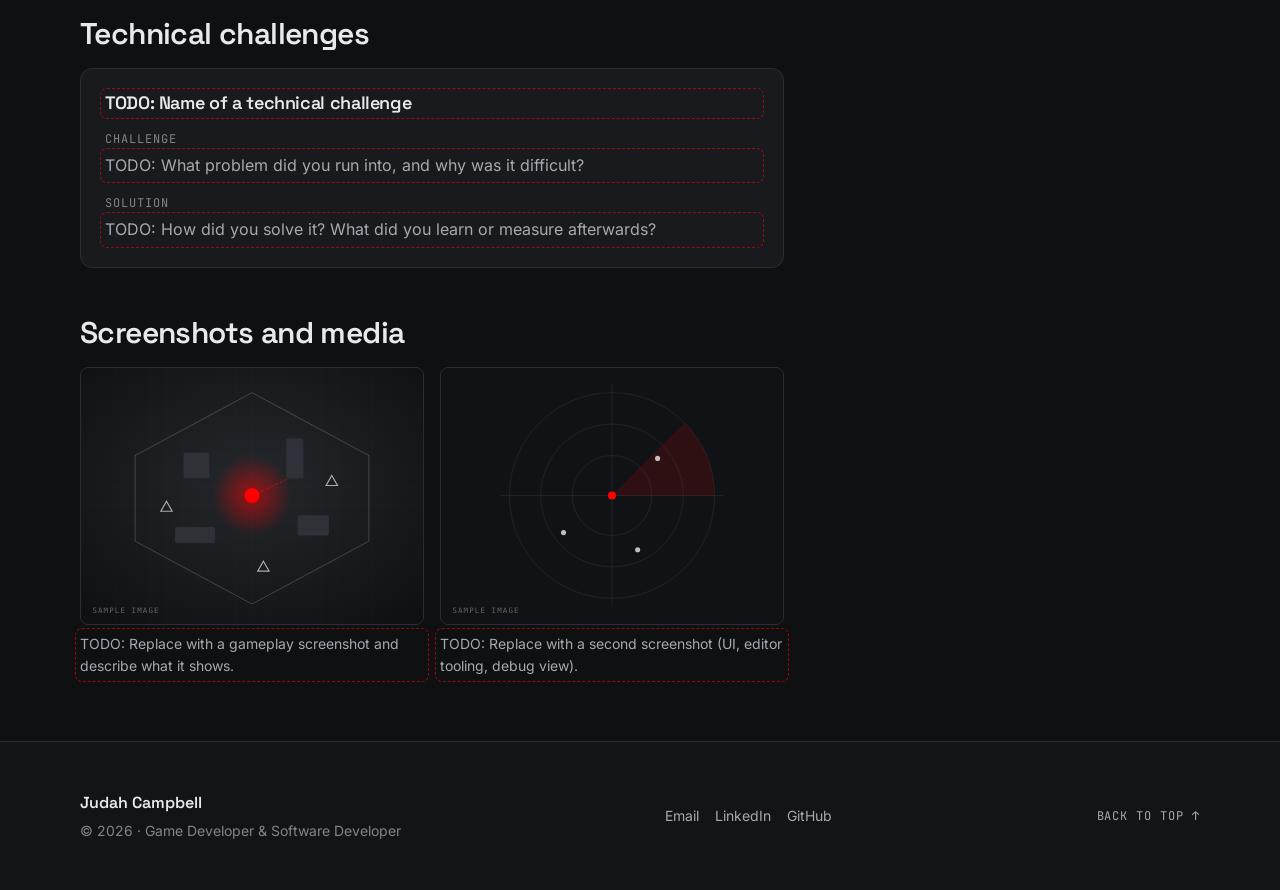
<file: projects/sample-arena-shooter.html>
<!DOCTYPE html>
<html lang="en">
<head>
  <meta charset="utf-8">
  <meta name="viewport" content="width=device-width, initial-scale=1">
  <title>Sample: Arena Shooter Prototype | Judah Campbell</title>
  <meta name="description" content="Placeholder project detail page for a sample arena shooter prototype. Replace this with a real project.">
  <meta name="theme-color" content="#0f1012">
  <meta name="color-scheme" content="dark">

  <meta property="og:type" content="article">
  <meta property="og:site_name" content="Judah Campbell">
  <meta property="og:title" content="Sample: Arena Shooter Prototype | Judah Campbell">
  <meta property="og:description" content="Placeholder project detail page. Replace with a real project.">
  <meta property="og:image" content="https://lasagnawaffle.github.io/judah-campbell-portfolio/assets/images/og-image.png">
  <meta name="twitter:card" content="summary_large_image">

  <link rel="icon" href="../assets/images/favicon.svg" type="image/svg+xml">
  <link rel="preload" href="../assets/fonts/inter-latin.woff2" as="font" type="font/woff2" crossorigin>
  <link rel="preload" href="../assets/fonts/space-grotesk-latin.woff2" as="font" type="font/woff2" crossorigin>
  <link rel="stylesheet" href="../assets/css/style.css">
  <link rel="stylesheet" href="../assets/css/components.css">
  <link rel="stylesheet" href="../assets/css/animations.css">

  <script>document.documentElement.classList.add("js");</script>
  <script src="../assets/js/projects-data.js" defer></script>
  <script src="../assets/js/project-cards.js" defer></script>
  <script src="../assets/js/project-detail.js" defer></script>
  <script src="../assets/js/main.js" defer></script>
  <script src="../assets/js/animations.js" defer></script>
</head>
<body id="top">
  <a class="skip-link" href="#main">Skip to main content</a>

  <header class="site-header">
    <nav class="nav container" aria-label="Primary">
      <a class="nav__brand" href="../index.html">
        <span class="nav__brand-mark" aria-hidden="true"><span></span><span></span><span></span></span>
        <span>Judah Campbell</span>
      </a>
      <button class="nav__toggle" type="button" aria-expanded="false" aria-controls="nav-menu">
        <span class="nav__toggle-bars" aria-hidden="true"></span>
        <span class="nav__toggle-text">Menu</span>
      </button>
      <ul class="nav__menu" id="nav-menu">
        <li><a class="nav__link" href="../index.html">Home</a></li>
        <li><a class="nav__link" href="../projects.html" aria-current="page">Projects</a></li>
        <li><a class="nav__link" href="../about.html">About</a></li>
        <li><a class="nav__link" href="../resume.html">Resume</a></li>
        <li><a class="nav__link" href="../contact.html">Contact</a></li>
      </ul>
    </nav>
  </header>

  <main id="main" class="page-main">
    <article class="project-detail" data-project-detail="sample-arena-shooter">
      <noscript>
        <div class="container detail-header">
          <p class="lead">This sample project page needs JavaScript. Return to <a href="../projects.html">all projects</a>.</p>
        </div>
      </noscript>
    </article>
  </main>

  <footer class="site-footer">
    <div class="container site-footer__inner">
      <div>
        <p class="site-footer__name">Judah Campbell</p>
        <p class="site-footer__meta">&copy; <span data-current-year>2026</span> &middot; Game Developer &amp; Software Developer</p>
      </div>
      <ul class="social-links" aria-label="Contact and profiles">
        <li><a href="mailto:your.email@example.com">Email</a></li>
        <li><a href="https://www.linkedin.com/in/your-profile" target="_blank" rel="noopener noreferrer">LinkedIn<span class="visually-hidden"> (opens in a new tab)</span></a></li>
        <li><a href="https://github.com/LasagnaWaffle" target="_blank" rel="noopener noreferrer">GitHub<span class="visually-hidden"> (opens in a new tab)</span></a></li>
      </ul>
      <a class="site-footer__top" href="#top">Back to top &uarr;</a>
    </div>
  </footer>
</body>
</html>
</file>
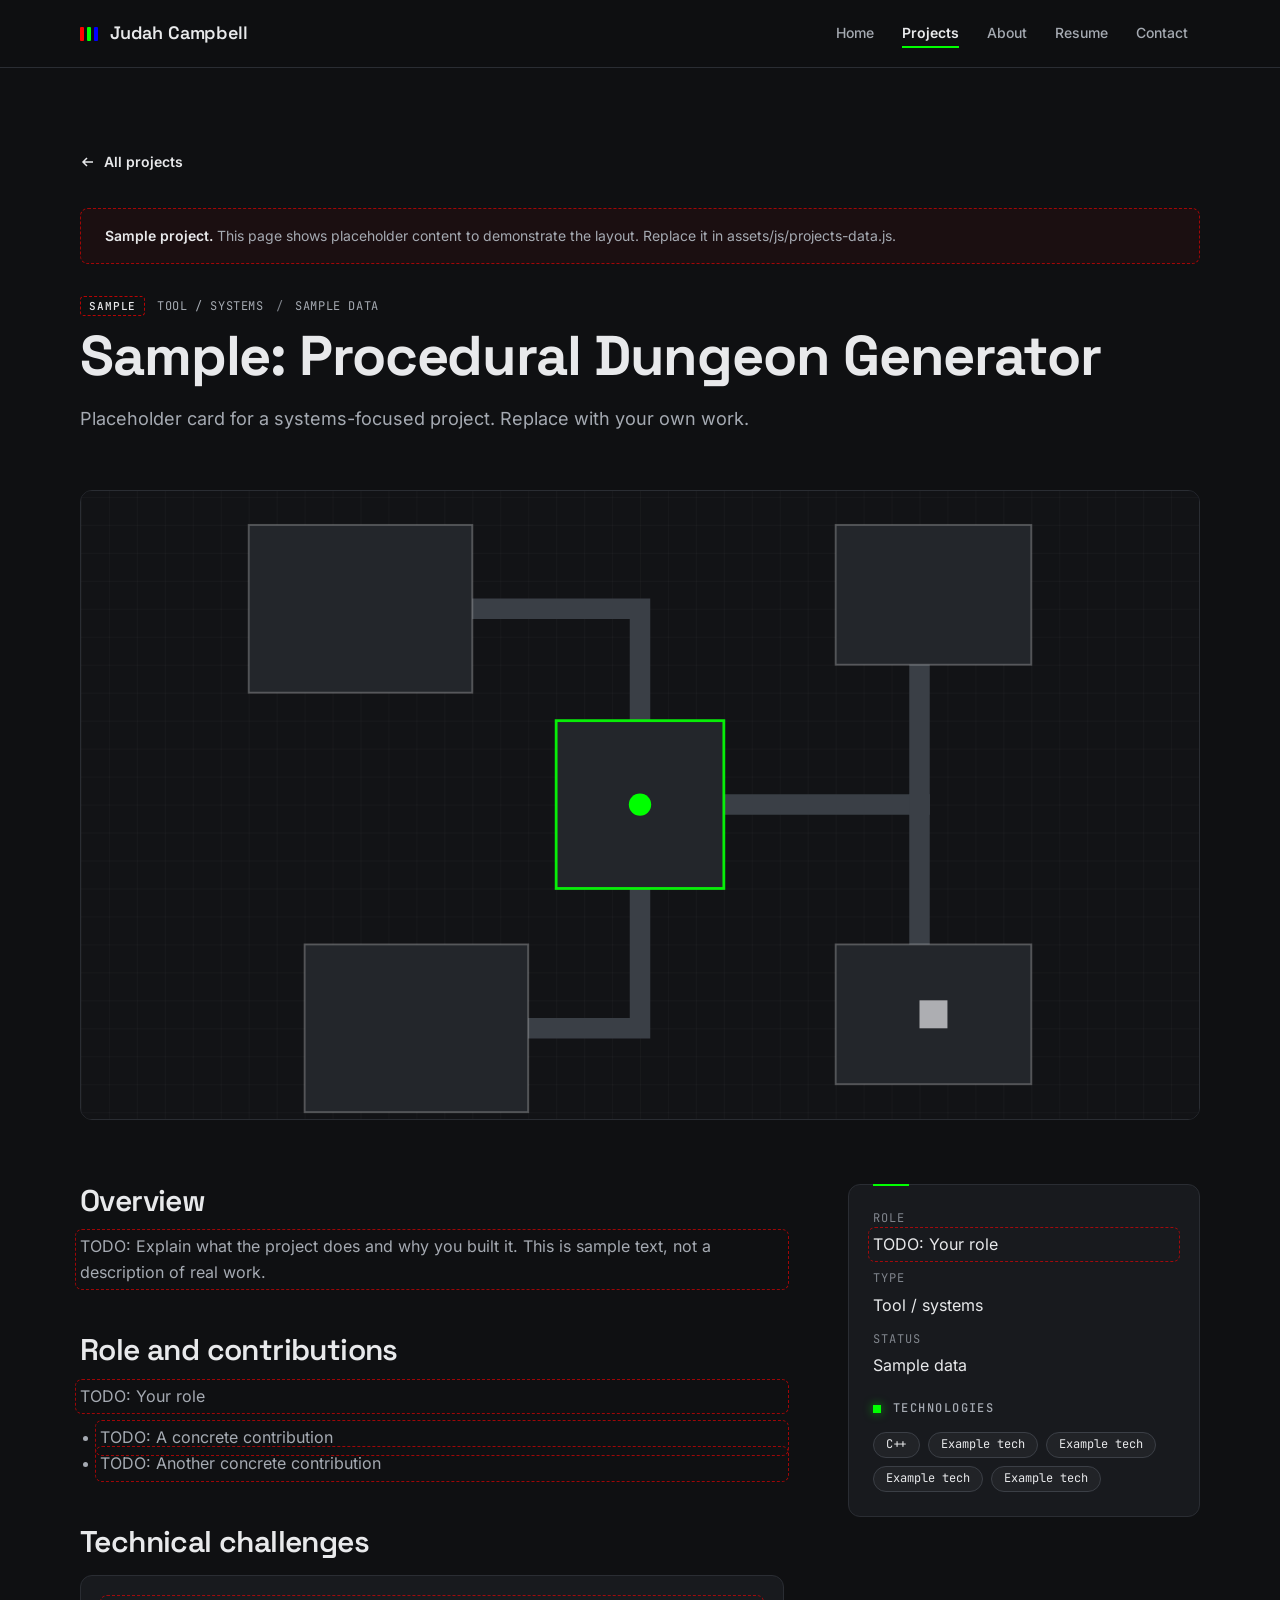
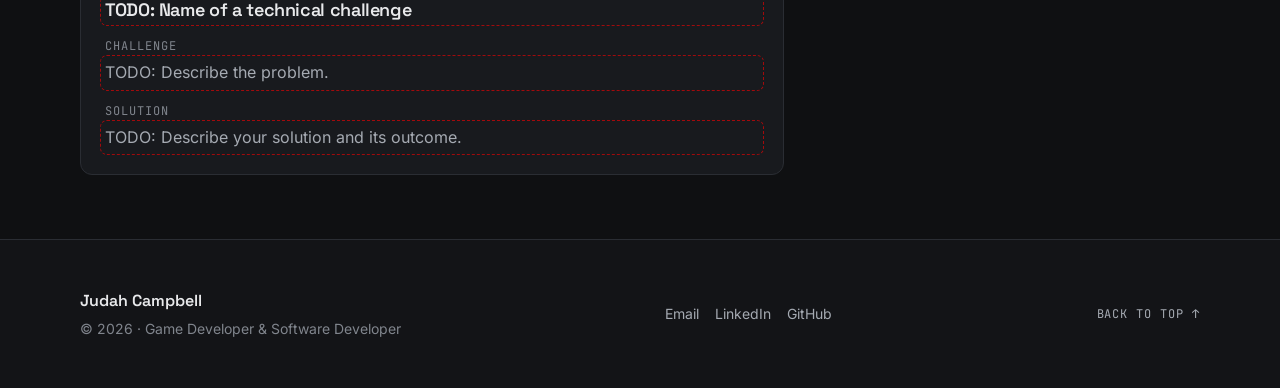
<file: projects/sample-procedural-dungeon.html>
<!DOCTYPE html>
<html lang="en">
<head>
  <meta charset="utf-8">
  <meta name="viewport" content="width=device-width, initial-scale=1">
  <title>Sample: Procedural Dungeon Generator | Judah Campbell</title>
  <meta name="description" content="Placeholder project detail page for a sample procedural dungeon generator. Replace this with a real project.">
  <meta name="theme-color" content="#0f1012">
  <meta name="color-scheme" content="dark">

  <meta property="og:type" content="article">
  <meta property="og:site_name" content="Judah Campbell">
  <meta property="og:title" content="Sample: Procedural Dungeon Generator | Judah Campbell">
  <meta property="og:description" content="Placeholder project detail page. Replace with a real project.">
  <meta property="og:image" content="https://lasagnawaffle.github.io/judah-campbell-portfolio/assets/images/og-image.png">
  <meta name="twitter:card" content="summary_large_image">

  <link rel="icon" href="../assets/images/favicon.svg" type="image/svg+xml">
  <link rel="preload" href="../assets/fonts/inter-latin.woff2" as="font" type="font/woff2" crossorigin>
  <link rel="preload" href="../assets/fonts/space-grotesk-latin.woff2" as="font" type="font/woff2" crossorigin>
  <link rel="stylesheet" href="../assets/css/style.css">
  <link rel="stylesheet" href="../assets/css/components.css">
  <link rel="stylesheet" href="../assets/css/animations.css">

  <script>document.documentElement.classList.add("js");</script>
  <script src="../assets/js/projects-data.js" defer></script>
  <script src="../assets/js/project-cards.js" defer></script>
  <script src="../assets/js/project-detail.js" defer></script>
  <script src="../assets/js/main.js" defer></script>
  <script src="../assets/js/animations.js" defer></script>
</head>
<body id="top">
  <a class="skip-link" href="#main">Skip to main content</a>

  <header class="site-header">
    <nav class="nav container" aria-label="Primary">
      <a class="nav__brand" href="../index.html">
        <span class="nav__brand-mark" aria-hidden="true"><span></span><span></span><span></span></span>
        <span>Judah Campbell</span>
      </a>
      <button class="nav__toggle" type="button" aria-expanded="false" aria-controls="nav-menu">
        <span class="nav__toggle-bars" aria-hidden="true"></span>
        <span class="nav__toggle-text">Menu</span>
      </button>
      <ul class="nav__menu" id="nav-menu">
        <li><a class="nav__link" href="../index.html">Home</a></li>
        <li><a class="nav__link" href="../projects.html" aria-current="page">Projects</a></li>
        <li><a class="nav__link" href="../about.html">About</a></li>
        <li><a class="nav__link" href="../resume.html">Resume</a></li>
        <li><a class="nav__link" href="../contact.html">Contact</a></li>
      </ul>
    </nav>
  </header>

  <main id="main" class="page-main">
    <article class="project-detail" data-project-detail="sample-procedural-dungeon">
      <noscript>
        <div class="container detail-header">
          <p class="lead">This sample project page needs JavaScript. Return to <a href="../projects.html">all projects</a>.</p>
        </div>
      </noscript>
    </article>
  </main>

  <footer class="site-footer">
    <div class="container site-footer__inner">
      <div>
        <p class="site-footer__name">Judah Campbell</p>
        <p class="site-footer__meta">&copy; <span data-current-year>2026</span> &middot; Game Developer &amp; Software Developer</p>
      </div>
      <ul class="social-links" aria-label="Contact and profiles">
        <li><a href="mailto:your.email@example.com">Email</a></li>
        <li><a href="https://www.linkedin.com/in/your-profile" target="_blank" rel="noopener noreferrer">LinkedIn<span class="visually-hidden"> (opens in a new tab)</span></a></li>
        <li><a href="https://github.com/LasagnaWaffle" target="_blank" rel="noopener noreferrer">GitHub<span class="visually-hidden"> (opens in a new tab)</span></a></li>
      </ul>
      <a class="site-footer__top" href="#top">Back to top &uarr;</a>
    </div>
  </footer>
</body>
</html>
</file>
<file: assets/css/style.css>
/* ==========================================================================
   style.css — design tokens, base styles, layout, navigation, footer.
   Component styles live in components.css; motion lives in animations.css.
   ========================================================================== */

/* ---------- Self-hosted fonts (SIL Open Font License, Latin subset) ---------- */
@font-face {
  font-family: "Inter";
  font-style: normal;
  font-weight: 400 700;
  font-display: swap;
  src: url("../fonts/inter-latin.woff2") format("woff2");
}

@font-face {
  font-family: "Space Grotesk";
  font-style: normal;
  font-weight: 500 700;
  font-display: swap;
  src: url("../fonts/space-grotesk-latin.woff2") format("woff2");
}

@font-face {
  font-family: "JetBrains Mono";
  font-style: normal;
  font-weight: 400 600;
  font-display: swap;
  src: url("../fonts/jetbrains-mono-latin.woff2") format("woff2");
}

/* ---------- Design tokens ---------- */
:root {
  /* Accent colours: intentionally pure RGB. Change these three to re-theme the site.
     Use them for lines, glows, and indicators, not for body text. */
  --color-red: #ff0000;
  --color-green: #00ff00;
  --color-blue: #0000ff;

  /* Neutral foundation */
  --color-bg: #0f1012;
  --color-bg-alt: #131417;
  --color-surface: #181a1e;
  --color-surface-raised: #1f2226;
  --color-border: #2a2d33;
  --color-border-strong: #3b3f46;
  --color-text: #e8e9eb;
  --color-text-muted: #a5aab2;
  --color-text-faint: #80858d;

  /* Accent tints derived from the pure colours */
  --tint-red: color-mix(in srgb, var(--color-red) 22%, transparent);
  --tint-green: color-mix(in srgb, var(--color-green) 18%, transparent);
  --tint-blue: color-mix(in srgb, var(--color-blue) 35%, transparent);
  --glow-red: 0 0 0 1px var(--color-red), 0 0 22px color-mix(in srgb, var(--color-red) 35%, transparent);
  --glow-green: 0 0 0 1px var(--color-green), 0 0 22px color-mix(in srgb, var(--color-green) 25%, transparent);
  --glow-blue: 0 0 0 1px var(--color-blue), 0 0 26px color-mix(in srgb, var(--color-blue) 60%, transparent);

  /* Focus ring */
  --focus-ring: 2px solid var(--color-green);

  /* Typography */
  --font-sans: "Inter", system-ui, -apple-system, "Segoe UI", Roboto, "Helvetica Neue", Arial, sans-serif;
  --font-display: "Space Grotesk", "Inter", system-ui, -apple-system, "Segoe UI", Roboto, sans-serif;
  --font-mono: "JetBrains Mono", ui-monospace, "Cascadia Code", "SFMono-Regular", Consolas, monospace;

  --text-xs: 0.75rem;
  --text-sm: 0.875rem;
  --text-base: 1rem;
  --text-md: 1.125rem;
  --text-lg: 1.375rem;
  --text-xl: clamp(1.5rem, 1.25rem + 1vw, 1.875rem);
  --text-2xl: clamp(1.875rem, 1.4rem + 2vw, 2.75rem);
  --text-3xl: clamp(2.5rem, 1.6rem + 4vw, 4.5rem);

  --leading-tight: 1.15;
  --leading-normal: 1.6;

  /* Spacing scale */
  --space-1: 0.25rem;
  --space-2: 0.5rem;
  --space-3: 0.75rem;
  --space-4: 1rem;
  --space-5: 1.5rem;
  --space-6: 2rem;
  --space-7: 3rem;
  --space-8: 4rem;
  --space-9: 6rem;

  /* Layout */
  --container-max: 1200px;
  --container-pad: clamp(1.25rem, 4vw, 2.5rem);
  --nav-height: 4.25rem;
  --section-pad: clamp(4rem, 8vw, 6.5rem);

  /* Shape */
  --radius-sm: 4px;
  --radius: 8px;
  --radius-lg: 12px;

  /* Motion */
  --ease-out: cubic-bezier(0.2, 0.7, 0.2, 1);
  --duration-fast: 150ms;
  --duration: 250ms;
  --duration-slow: 600ms;
  --flip-duration: 700ms;
}

/* ---------- Reset / base ---------- */
*,
*::before,
*::after {
  box-sizing: border-box;
}

html {
  -webkit-text-size-adjust: 100%;
  text-size-adjust: 100%;
  scroll-padding-top: calc(var(--nav-height) + var(--space-4));
  background-color: var(--color-bg);
  color-scheme: dark;
}

body {
  margin: 0;
  min-height: 100vh;
  display: flex;
  flex-direction: column;
  overflow-x: clip;
  font-family: var(--font-sans);
  font-size: var(--text-base);
  line-height: var(--leading-normal);
  color: var(--color-text);
  background-color: var(--color-bg);
  -webkit-font-smoothing: antialiased;
  -moz-osx-font-smoothing: grayscale;
  text-rendering: optimizeLegibility;
}

img,
svg {
  display: block;
  max-width: 100%;
}

img {
  height: auto;
}

h1,
h2,
h3,
h4 {
  margin: 0 0 var(--space-4);
  font-family: var(--font-display);
  font-weight: 600;
  line-height: var(--leading-tight);
  letter-spacing: -0.02em;
  color: var(--color-text);
  text-wrap: balance;
}

h1 { font-size: var(--text-3xl); font-weight: 700; }
h2 { font-size: var(--text-2xl); }
h3 { font-size: var(--text-lg); }
h4 { font-size: var(--text-md); }

p {
  margin: 0 0 var(--space-4);
  text-wrap: pretty;
}

ul,
ol {
  margin: 0 0 var(--space-4);
  padding-left: 1.25rem;
}

a {
  color: var(--color-text);
  text-decoration-color: var(--color-border-strong);
  text-decoration-thickness: 1px;
  text-underline-offset: 0.2em;
  transition: color var(--duration-fast) ease, text-decoration-color var(--duration-fast) ease;
}

a:hover {
  text-decoration-color: var(--color-green);
}

strong {
  font-weight: 600;
  color: var(--color-text);
}

code {
  font-family: var(--font-mono);
  font-size: 0.9em;
}

::selection {
  background: color-mix(in srgb, var(--color-blue) 70%, var(--color-bg));
  color: #fff;
}

:focus-visible {
  outline: var(--focus-ring);
  outline-offset: 3px;
}

/* ---------- Utilities ---------- */
.visually-hidden {
  position: absolute !important;
  width: 1px;
  height: 1px;
  padding: 0;
  margin: -1px;
  overflow: hidden;
  clip: rect(0 0 0 0);
  white-space: nowrap;
  border: 0;
}

.container {
  width: 100%;
  max-width: var(--container-max);
  margin-inline: auto;
  padding-inline: var(--container-pad);
}

.skip-link {
  position: absolute;
  top: var(--space-2);
  left: var(--space-2);
  z-index: 200;
  padding: var(--space-2) var(--space-4);
  background: var(--color-text);
  color: var(--color-bg);
  border-radius: var(--radius-sm);
  font-weight: 600;
  text-decoration: none;
  transform: translateY(-200%);
}

.skip-link:focus {
  transform: none;
}

.text-muted {
  color: var(--color-text-muted);
}

.stack > * + * {
  margin-top: var(--space-4);
}

/* Placeholder marker. Elements with class "todo" contain temporary content and get a
   dashed outline so they are easy to spot. Remove the class once the content is real. */
.todo {
  outline: 1px dashed color-mix(in srgb, var(--color-red) 60%, transparent);
  outline-offset: 4px;
  border-radius: 2px;
}

.todo-note {
  padding: var(--space-3) var(--space-4);
  border: 1px dashed color-mix(in srgb, var(--color-red) 60%, transparent);
  border-radius: var(--radius);
  background: color-mix(in srgb, var(--color-red) 5%, transparent);
  color: var(--color-text-muted);
  font-size: var(--text-sm);
}

.todo-note strong {
  font-family: var(--font-mono);
  font-size: var(--text-xs);
  letter-spacing: 0.06em;
  text-transform: uppercase;
}

/* ---------- Navigation ---------- */
.site-header {
  position: fixed;
  inset: 0 0 auto;
  z-index: 100;
  height: var(--nav-height);
  background: color-mix(in srgb, var(--color-bg) 82%, transparent);
  border-bottom: 1px solid var(--color-border);
  -webkit-backdrop-filter: blur(12px) saturate(140%);
  backdrop-filter: blur(12px) saturate(140%);
}

.nav {
  height: 100%;
  display: flex;
  align-items: center;
  justify-content: space-between;
  gap: var(--space-5);
}

.nav__brand {
  display: inline-flex;
  align-items: center;
  gap: var(--space-3);
  min-height: 44px;
  font-family: var(--font-display);
  font-size: var(--text-md);
  font-weight: 600;
  letter-spacing: -0.01em;
  text-decoration: none;
  white-space: nowrap;
}

/* Three-pixel RGB mark: the one place all three accents appear together. */
.nav__brand-mark {
  display: inline-flex;
  gap: 3px;
}

.nav__brand-mark span {
  width: 4px;
  height: 14px;
  border-radius: 1px;
  transition: height var(--duration) var(--ease-out);
}

.nav__brand-mark span:nth-child(1) { background: var(--color-red); }
.nav__brand-mark span:nth-child(2) { background: var(--color-green); }
.nav__brand-mark span:nth-child(3) { background: var(--color-blue); }

.nav__brand:hover .nav__brand-mark span:nth-child(1) { height: 10px; }
.nav__brand:hover .nav__brand-mark span:nth-child(3) { height: 18px; }

.nav__menu {
  display: flex;
  align-items: center;
  gap: var(--space-1);
  margin: 0;
  padding: 0;
  list-style: none;
}

.nav__link {
  position: relative;
  display: inline-flex;
  align-items: center;
  min-height: 44px;
  padding: 0 var(--space-3);
  font-size: var(--text-sm);
  font-weight: 500;
  color: var(--color-text-muted);
  text-decoration: none;
  border-radius: var(--radius-sm);
  transition: color var(--duration-fast) ease;
}

/* Underline bar: faint red on hover, solid green when active. Active links are also
   brighter and bolder, so the state does not rely on colour alone. */
.nav__link::after {
  content: "";
  position: absolute;
  left: var(--space-3);
  right: var(--space-3);
  bottom: 8px;
  height: 2px;
  background: var(--color-red);
  opacity: 0;
  transform: scaleX(0.4);
  transform-origin: left;
  transition: opacity var(--duration-fast) ease, transform var(--duration) var(--ease-out);
}

.nav__link:hover {
  color: var(--color-text);
}

.nav__link:hover::after {
  opacity: 0.7;
  transform: scaleX(1);
}

.nav__link[aria-current="page"] {
  color: var(--color-text);
  font-weight: 600;
}

.nav__link[aria-current="page"]::after {
  background: var(--color-green);
  opacity: 1;
  transform: scaleX(1);
}

.nav__toggle {
  display: none;
  touch-action: manipulation;
}

@media (max-width: 760px) {
  .nav__toggle {
    display: inline-flex;
    align-items: center;
    justify-content: center;
    width: 44px;
    height: 44px;
    margin-right: calc(var(--space-2) * -1);
    padding: 0;
    background: transparent;
    border: 1px solid var(--color-border);
    border-radius: var(--radius);
    color: var(--color-text);
    cursor: pointer;
    transition: border-color var(--duration-fast) ease;
  }

  .nav__toggle:hover {
    border-color: var(--color-border-strong);
  }

  .nav__toggle-bars,
  .nav__toggle-bars::before,
  .nav__toggle-bars::after {
    display: block;
    width: 18px;
    height: 2px;
    background: currentColor;
    border-radius: 1px;
    transition: transform var(--duration) var(--ease-out), background-color var(--duration-fast) ease;
  }

  .nav__toggle-bars {
    position: relative;
  }

  .nav__toggle-bars::before,
  .nav__toggle-bars::after {
    content: "";
    position: absolute;
    left: 0;
  }

  .nav__toggle-bars::before { transform: translateY(-6px); }
  .nav__toggle-bars::after { transform: translateY(6px); }

  .nav__toggle[aria-expanded="true"] .nav__toggle-bars { background: transparent; }
  .nav__toggle[aria-expanded="true"] .nav__toggle-bars::before { transform: rotate(45deg); }
  .nav__toggle[aria-expanded="true"] .nav__toggle-bars::after { transform: rotate(-45deg); }

  /* Without JavaScript the menu stays visible as a compact row. */
  html:not(.js) .site-header {
    height: auto;
    position: sticky;
  }

  html:not(.js) .nav {
    flex-wrap: wrap;
    padding-block: var(--space-2);
  }

  html:not(.js) .nav__toggle {
    display: none;
  }

  html:not(.js) .nav__menu {
    flex-wrap: wrap;
  }

  /* With JavaScript the menu becomes a dropdown panel. */
  .js .nav__menu {
    position: absolute;
    top: var(--nav-height);
    left: 0;
    right: 0;
    flex-direction: column;
    align-items: stretch;
    gap: 0;
    padding: var(--space-2) var(--container-pad) var(--space-4);
    background: color-mix(in srgb, var(--color-bg) 96%, transparent);
    border-bottom: 1px solid var(--color-border);
    visibility: hidden;
    opacity: 0;
    transform: translateY(-8px);
    transition: opacity var(--duration) ease, transform var(--duration) var(--ease-out), visibility 0s linear var(--duration);
  }

  .js .nav__toggle[aria-expanded="true"] ~ .nav__menu {
    visibility: visible;
    opacity: 1;
    transform: none;
    transition-delay: 0s;
  }

  .js .nav__link {
    width: 100%;
    min-height: 48px;
    padding-inline: var(--space-3);
    font-size: var(--text-base);
    border-bottom: 1px solid var(--color-border);
  }

  .js .nav__link::after {
    left: 0;
    right: auto;
    top: 14px;
    bottom: 14px;
    width: 2px;
    height: auto;
    transform: scaleY(0.4);
  }

  .js .nav__link:hover::after,
  .js .nav__link[aria-current="page"]::after {
    transform: scaleY(1);
  }
}

/* ---------- Page structure ---------- */
.page-main {
  flex: 1;
  padding-top: var(--nav-height);
}

html:not(.js) .page-main {
  padding-top: 0;
}

@media (min-width: 761px) {
  html:not(.js) .page-main {
    padding-top: var(--nav-height);
  }

  html:not(.js) .site-header {
    position: fixed;
  }
}

.section {
  position: relative;
  padding-block: var(--section-pad);
}

.section--alt {
  background: var(--color-bg-alt);
  border-block: 1px solid var(--color-border);
}

.section + .section:not(.section--alt) {
  border-top: 1px solid var(--color-border);
}

.section-head {
  max-width: 46rem;
  margin-bottom: var(--space-7);
}

.section-head--row {
  display: flex;
  flex-wrap: wrap;
  align-items: flex-end;
  justify-content: space-between;
  gap: var(--space-5);
  max-width: none;
}

.section-head--row > div {
  max-width: 46rem;
}

.section-head h2,
.section-head p:last-child {
  margin-bottom: 0;
}

.section-head h2 + p {
  margin-top: var(--space-4);
}

.lead {
  font-size: var(--text-md);
  color: var(--color-text-muted);
  max-width: 42rem;
}

/* Small monospace label above headings, e.g. "01 / Featured work". */
.eyebrow {
  display: inline-flex;
  align-items: center;
  gap: var(--space-3);
  margin-bottom: var(--space-4);
  font-family: var(--font-mono);
  font-size: var(--text-xs);
  font-weight: 500;
  letter-spacing: 0.12em;
  text-transform: uppercase;
  color: var(--color-text-muted);
}

.eyebrow::before {
  content: "";
  width: 8px;
  height: 8px;
  background: var(--eyebrow-accent, var(--color-green));
  box-shadow: 0 0 10px color-mix(in srgb, var(--eyebrow-accent, var(--color-green)) 55%, transparent);
}

.eyebrow--red { --eyebrow-accent: var(--color-red); }
.eyebrow--green { --eyebrow-accent: var(--color-green); }
.eyebrow--blue { --eyebrow-accent: var(--color-blue); }

.eyebrow__index {
  color: var(--color-text-faint);
}

/* ---------- Decorative backgrounds (used by the hero, page headers, and CTA) ---------- */
.bg-layers {
  position: absolute;
  inset: 0;
  overflow: hidden;
  pointer-events: none;
  z-index: 0;
}

.bg-layer {
  position: absolute;
  inset: -25% 0 -10%;
}

.bg-grid {
  background-image:
    linear-gradient(to right, rgb(255 255 255 / 0.045) 1px, transparent 1px),
    linear-gradient(to bottom, rgb(255 255 255 / 0.045) 1px, transparent 1px);
  background-size: 56px 56px;
  -webkit-mask-image: radial-gradient(ellipse 70% 60% at 50% 40%, #000 30%, transparent 75%);
  mask-image: radial-gradient(ellipse 70% 60% at 50% 40%, #000 30%, transparent 75%);
}

.bg-geometry {
  background: url("../images/backgrounds/hero-geometry.svg") no-repeat right -4% top 18% / min(760px, 70%) auto;
  opacity: 0.55;
}

.bg-glow {
  inset: auto;
  width: 46rem;
  height: 46rem;
  border-radius: 50%;
  filter: blur(40px);
}

.bg-glow--red {
  top: -22rem;
  right: -12rem;
  background: radial-gradient(circle, color-mix(in srgb, var(--color-red) 16%, transparent) 0%, transparent 65%);
}

.bg-glow--blue {
  bottom: -26rem;
  left: -16rem;
  background: radial-gradient(circle, color-mix(in srgb, var(--color-blue) 32%, transparent) 0%, transparent 65%);
}

.bg-glow--green {
  top: -24rem;
  left: 30%;
  background: radial-gradient(circle, color-mix(in srgb, var(--color-green) 8%, transparent) 0%, transparent 65%);
}

/* ---------- Home hero ---------- */
.hero {
  position: relative;
  display: flex;
  align-items: center;
  min-height: min(84vh, 820px);
  padding-block: clamp(3rem, 7vw, 5.5rem);
  overflow-x: clip;
  border-bottom: 1px solid var(--color-border);
}

.hero__inner {
  position: relative;
  z-index: 1;
  display: grid;
  grid-template-columns: minmax(0, 1.35fr) minmax(0, 0.9fr);
  align-items: center;
  gap: clamp(2.5rem, 6vw, 5rem);
}

.hero__name {
  margin-bottom: var(--space-3);
}

.hero__title {
  display: flex;
  flex-wrap: wrap;
  align-items: center;
  gap: var(--space-2) var(--space-3);
  margin-bottom: var(--space-5);
  font-family: var(--font-display);
  font-size: var(--text-lg);
  font-weight: 500;
  color: var(--color-text-muted);
}

.hero__title-sep {
  width: 6px;
  height: 6px;
  background: var(--color-red);
  transform: rotate(45deg);
}

.hero__intro {
  max-width: 36rem;
  margin-bottom: var(--space-6);
  font-size: var(--text-md);
  color: var(--color-text-muted);
}

.hero__actions {
  display: flex;
  flex-wrap: wrap;
  gap: var(--space-3);
}

.hero__meta {
  display: flex;
  flex-wrap: wrap;
  gap: var(--space-2) var(--space-5);
  margin: var(--space-7) 0 0;
  padding: var(--space-4) 0 0;
  list-style: none;
  border-top: 1px solid var(--color-border);
  font-family: var(--font-mono);
  font-size: var(--text-xs);
  letter-spacing: 0.06em;
  text-transform: uppercase;
  color: var(--color-text-faint);
}

.hero__meta li {
  display: inline-flex;
  align-items: center;
  gap: var(--space-2);
}

.hero__meta li::before {
  content: "";
  width: 4px;
  height: 4px;
  background: var(--color-text-faint);
}

/* ---------- Inner page header ---------- */
.page-hero {
  position: relative;
  padding-block: clamp(3.5rem, 8vw, 6rem) clamp(2.5rem, 5vw, 4rem);
  overflow: hidden;
  border-bottom: 1px solid var(--color-border);
}

.page-hero__content {
  position: relative;
  z-index: 1;
}

.page-hero h1 {
  font-size: var(--text-2xl);
  font-size: clamp(2.25rem, 1.6rem + 2.8vw, 3.5rem);
}

.page-hero .lead {
  margin-bottom: 0;
}

.page-hero__actions {
  display: flex;
  flex-wrap: wrap;
  gap: var(--space-3);
  margin-top: var(--space-6);
}

/* ---------- Prose ---------- */
.prose {
  max-width: 44rem;
  color: var(--color-text-muted);
}

.prose p,
.prose li {
  color: var(--color-text-muted);
}

.prose h2,
.prose h3 {
  margin-top: var(--space-7);
}

.prose > :first-child {
  margin-top: 0;
}

/* ---------- Two-column layouts ---------- */
.split {
  display: grid;
  grid-template-columns: minmax(0, 1fr) minmax(0, 2fr);
  gap: clamp(2rem, 5vw, 4.5rem);
  align-items: start;
}

.split--even {
  grid-template-columns: repeat(2, minmax(0, 1fr));
}

.split__sticky {
  position: sticky;
  top: calc(var(--nav-height) + var(--space-6));
}

/* ---------- Footer ---------- */
.site-footer {
  border-top: 1px solid var(--color-border);
  background: var(--color-bg-alt);
  padding-block: var(--space-7);
}

.site-footer__inner {
  display: flex;
  flex-wrap: wrap;
  align-items: center;
  justify-content: space-between;
  gap: var(--space-5);
}

.site-footer__name {
  margin: 0 0 var(--space-1);
  font-family: var(--font-display);
  font-weight: 600;
}

.site-footer__meta {
  margin: 0;
  font-size: var(--text-sm);
  color: var(--color-text-faint);
}

.site-footer__top {
  font-family: var(--font-mono);
  font-size: var(--text-xs);
  letter-spacing: 0.08em;
  text-transform: uppercase;
  color: var(--color-text-muted);
  text-decoration: none;
  padding: var(--space-3) 0;
}

.site-footer__top:hover {
  color: var(--color-text);
}

/* ---------- Responsive ---------- */
@media (max-width: 960px) {
  .hero__inner {
    grid-template-columns: minmax(0, 1fr) minmax(0, 0.75fr);
  }

  .split,
  .split--even {
    grid-template-columns: minmax(0, 1fr);
  }

  .split__sticky {
    position: static;
  }
}

@media (max-width: 760px) {
  .hero {
    min-height: 0;
  }

  .hero__inner {
    grid-template-columns: minmax(0, 1fr);
  }

  .hero__title {
    flex-direction: column;
    align-items: flex-start;
    gap: var(--space-2);
  }

  .hero__title-sep {
    display: none;
  }

  .hero__media {
    order: -1;
    max-width: 220px;
  }

  .hero__actions,
  .page-hero__actions {
    width: 100%;
  }

  .hero__actions .btn,
  .page-hero__actions .btn {
    flex: 1 1 12rem;
  }

  .nav__toggle {
    width: auto;
    padding-inline: var(--space-3);
    gap: var(--space-2);
    border-color: var(--color-border-strong);
  }

  .nav__toggle-text {
    font-size: var(--text-xs);
    font-weight: 600;
    letter-spacing: 0.04em;
    text-transform: uppercase;
  }

  .site-footer__inner {
    flex-direction: column;
    align-items: flex-start;
  }
}
</file>
<file: assets/css/components.css>
/* ==========================================================================
   components.css — buttons, cards, project cards, lists, page-specific blocks.
   ========================================================================== */

/* ---------- Buttons ---------- */
.btn {
  display: inline-flex;
  align-items: center;
  justify-content: center;
  gap: var(--space-2);
  min-height: 46px;
  max-width: 100%;
  touch-action: manipulation;
  padding: 0 var(--space-5);
  font-family: var(--font-sans);
  font-size: var(--text-sm);
  font-weight: 600;
  letter-spacing: 0.01em;
  line-height: 1;
  text-decoration: none;
  white-space: nowrap;
  border: 1px solid var(--color-border-strong);
  border-radius: var(--radius);
  background: transparent;
  color: var(--color-text);
  cursor: pointer;
  transition:
    background-color var(--duration) ease,
    border-color var(--duration) ease,
    box-shadow var(--duration) ease,
    color var(--duration) ease,
    transform var(--duration) var(--ease-out);
}

.btn svg {
  width: 16px;
  height: 16px;
  flex-shrink: 0;
}

.btn:hover {
  border-color: var(--color-text-muted);
  background: var(--color-surface-raised);
}

.btn:active {
  transform: translateY(1px);
}

.btn--primary {
  background: var(--color-text);
  border-color: var(--color-text);
  color: var(--color-bg);
}

.btn--primary:hover {
  background: #fff;
  border-color: #fff;
  box-shadow: 0 0 0 1px var(--color-red), 0 6px 26px color-mix(in srgb, var(--color-red) 30%, transparent);
}

.btn--secondary:hover {
  border-color: var(--color-blue);
  box-shadow: var(--glow-blue);
}

.btn--ghost {
  border-color: transparent;
  padding-inline: var(--space-3);
  color: var(--color-text-muted);
}

.btn--ghost:hover {
  background: transparent;
  border-color: transparent;
  color: var(--color-text);
}

.btn--small {
  min-height: 38px;
  padding: 0 var(--space-4);
  font-size: var(--text-xs);
}

.btn--disabled,
.btn--disabled:hover {
  border-style: dashed;
  border-color: var(--color-border-strong);
  background: transparent;
  box-shadow: none;
  color: var(--color-text-faint);
  cursor: not-allowed;
  transform: none;
}

/* Arrow link, e.g. "View all projects ->" */
.link-arrow {
  display: inline-flex;
  align-items: center;
  gap: var(--space-2);
  min-height: 44px;
  font-weight: 600;
  font-size: var(--text-sm);
  text-decoration: none;
  color: var(--color-text);
}

.link-arrow svg {
  width: 16px;
  height: 16px;
  transition: transform var(--duration) var(--ease-out);
}

.link-arrow:hover svg {
  transform: translateX(4px);
}

.link-arrow:hover {
  color: #fff;
}

/* ---------- Profile photo frame ---------- */
.profile-frame {
  position: relative;
  margin: 0;
  padding: var(--space-3);
}

.profile-frame__img {
  position: relative;
  width: 100%;
  aspect-ratio: 4 / 5;
  object-fit: cover;
  border-radius: var(--radius);
  border: 1px solid var(--color-border);
  background: var(--color-surface);
}

/* Corner brackets */
.profile-frame::before,
.profile-frame::after {
  content: "";
  position: absolute;
  width: 28px;
  height: 28px;
  border-color: var(--frame-accent, var(--color-green));
  border-style: solid;
  pointer-events: none;
}

.profile-frame::before {
  top: 0;
  left: 0;
  border-width: 1px 0 0 1px;
}

.profile-frame::after {
  right: 0;
  bottom: 0;
  border-width: 0 1px 1px 0;
}

.profile-frame--blue { --frame-accent: var(--color-blue); }
.profile-frame--red { --frame-accent: var(--color-red); }

.profile-frame figcaption {
  margin-top: var(--space-3);
  font-family: var(--font-mono);
  font-size: var(--text-xs);
  letter-spacing: 0.06em;
  color: var(--color-text-faint);
}

/* ---------- Generic card ---------- */
.card {
  position: relative;
  padding: var(--space-5);
  background: var(--color-surface);
  border: 1px solid var(--color-border);
  border-radius: var(--radius-lg);
  transition: border-color var(--duration) ease, background-color var(--duration) ease;
}

.card h3 {
  font-size: var(--text-md);
  margin-bottom: var(--space-2);
}

.card p:last-child,
.card ul:last-child {
  margin-bottom: 0;
}

.card-grid {
  display: grid;
  grid-template-columns: repeat(auto-fit, minmax(240px, 1fr));
  gap: var(--space-4);
}

/* Short accent line on top of a card. Pick one colour per card. */
.card[data-accent]::before {
  content: "";
  position: absolute;
  top: -1px;
  left: var(--space-5);
  width: 36px;
  height: 2px;
  background: var(--accent);
}

[data-accent="red"] { --accent: var(--color-red); }
[data-accent="green"] { --accent: var(--color-green); }
[data-accent="blue"] { --accent: var(--color-blue); }

/* ---------- Tags (technologies, skills) ---------- */
.tag-list {
  display: flex;
  flex-wrap: wrap;
  gap: var(--space-2);
  margin: 0;
  padding: 0;
  list-style: none;
}

.tag {
  display: inline-flex;
  align-items: center;
  min-height: 26px;
  padding: 0 var(--space-3);
  font-family: var(--font-mono);
  font-size: var(--text-xs);
  color: var(--color-text);
  background: rgb(255 255 255 / 0.04);
  border: 1px solid var(--color-border-strong);
  border-radius: 999px;
}

.tag--more {
  color: var(--color-text-muted);
  border-style: dashed;
}

/* ---------- Skills ---------- */
.skill-group h3 {
  display: flex;
  align-items: center;
  gap: var(--space-2);
}

.skill-group p {
  font-size: var(--text-sm);
  color: var(--color-text-muted);
}

.skill-group .tag-list {
  margin-top: var(--space-4);
}

/* ---------- Project grid ---------- */
.project-grid {
  display: grid;
  grid-template-columns: repeat(auto-fill, minmax(min(100%, 320px), 1fr));
  gap: var(--space-5);
  margin: 0;
  padding: 0;
  list-style: none;
}

.project-grid__empty {
  grid-column: 1 / -1;
  color: var(--color-text-muted);
}

.project-hint {
  display: flex;
  align-items: center;
  gap: var(--space-2);
  margin-bottom: var(--space-5);
  font-family: var(--font-mono);
  font-size: var(--text-xs);
  letter-spacing: 0.06em;
  text-transform: uppercase;
  color: var(--color-text-faint);
}

.project-hint svg {
  width: 14px;
  height: 14px;
}

/* ---------- Project card (3D flip) ----------
   Structure (built by project-cards.js):
   article.project-card
     button.project-card__toggle        always visible, aria-expanded
     div.project-card__inner            rotates on Y axis
       div.project-card__face--front
       div.project-card__face--back     inert while hidden
*/
.project-card {
  position: relative;
  min-height: 440px;
  aspect-ratio: 4 / 5;
  perspective: 1600px;
  border-radius: var(--radius-lg);
  cursor: pointer;
  touch-action: manipulation;
  -webkit-tap-highlight-color: transparent;
  transition: transform var(--duration) var(--ease-out);
}

.project-card__inner {
  position: relative;
  height: 100%;
  transform-style: preserve-3d;
  transition: transform var(--flip-duration) var(--ease-out);
}

.project-card.is-flipped .project-card__inner {
  transform: rotateY(180deg);
}

.project-card__face {
  position: absolute;
  inset: 0;
  display: flex;
  flex-direction: column;
  justify-content: flex-end;
  overflow: hidden;
  border: 1px solid var(--color-border);
  border-radius: var(--radius-lg);
  background: var(--color-surface);
  -webkit-backface-visibility: hidden;
  backface-visibility: hidden;
  transition:
    border-color var(--duration) ease,
    box-shadow var(--duration) ease,
    visibility 0s linear 0s;
}

.project-card__face--front {
  transform: rotateY(0deg);
}

.project-card__face--back {
  transform: rotateY(180deg);
  justify-content: flex-start;
}

/* The hidden face becomes visibility:hidden once it has turned edge-on, so it can
   never show through or receive focus. Visibility switches back on instantly. */
.project-card:not(.is-flipped) .project-card__face--back,
.project-card.is-flipped .project-card__face--front {
  visibility: hidden;
  transition:
    border-color var(--duration) ease,
    box-shadow var(--duration) ease,
    visibility 0s linear calc(var(--flip-duration) / 2);
}

/* Accent strip along the top edge */
.project-card__face::after {
  content: "";
  position: absolute;
  top: 0;
  left: 0;
  width: 56px;
  height: 2px;
  background: var(--accent);
  z-index: 3;
  transition: width var(--duration-slow) var(--ease-out);
}

/* Media (image or generated fallback) */
.project-media {
  position: absolute;
  inset: 0;
  z-index: 0;
  background: var(--color-surface);
}

.project-media__img {
  position: absolute;
  inset: 0;
  width: 100%;
  height: 100%;
  object-fit: cover;
  transition: transform var(--duration-slow) var(--ease-out);
}

/* Shown when an image is missing or fails to load */
.project-media__fallback {
  position: absolute;
  inset: 0;
  display: grid;
  place-items: center;
  background:
    linear-gradient(to right, rgb(255 255 255 / 0.04) 1px, transparent 1px) 0 0 / 28px 28px,
    linear-gradient(to bottom, rgb(255 255 255 / 0.04) 1px, transparent 1px) 0 0 / 28px 28px,
    radial-gradient(circle at 70% 25%, color-mix(in srgb, var(--accent, var(--color-blue)) 14%, transparent), transparent 60%),
    var(--color-surface);
}

.project-media__fallback span {
  font-family: var(--font-display);
  font-size: 4.5rem;
  font-weight: 700;
  letter-spacing: -0.04em;
  color: rgb(255 255 255 / 0.08);
}

.project-card__shade {
  position: absolute;
  inset: 0;
  z-index: 1;
  background: linear-gradient(to top, rgb(10 11 13 / 0.96) 0%, rgb(10 11 13 / 0.72) 38%, rgb(10 11 13 / 0.05) 72%);
  pointer-events: none;
}

.project-card__face--back .project-media__img {
  opacity: 0.16;
  filter: grayscale(0.4);
}

.project-card__face--back .project-card__shade {
  background: linear-gradient(to bottom, rgb(14 15 18 / 0.86), rgb(14 15 18 / 0.94));
}

.project-card__body {
  position: relative;
  z-index: 2;
  display: flex;
  flex-direction: column;
  padding: var(--space-5);
}

.project-card__face--back .project-card__body {
  height: 100%;
  overflow-y: auto;
  padding-top: var(--space-6);
  scrollbar-width: thin;
}

.project-card__meta {
  display: flex;
  flex-wrap: wrap;
  align-items: center;
  gap: var(--space-1) var(--space-3);
  margin: 0 0 var(--space-2);
  font-family: var(--font-mono);
  font-size: var(--text-xs);
  letter-spacing: 0.05em;
  text-transform: uppercase;
  color: var(--color-text-muted);
}

.project-card__meta-item + .project-card__meta-item::before {
  content: "/";
  margin-right: var(--space-3);
  color: var(--color-text-faint);
}

.badge {
  display: inline-flex;
  align-items: center;
  min-height: 20px;
  padding: 0 var(--space-2);
  font-family: var(--font-mono);
  font-size: 0.6875rem;
  font-weight: 500;
  letter-spacing: 0.08em;
  text-transform: uppercase;
  color: var(--color-text);
  border: 1px dashed color-mix(in srgb, var(--color-red) 70%, transparent);
  border-radius: var(--radius-sm);
  background: rgb(15 16 18 / 0.75);
}

.project-card__title {
  margin: 0 0 var(--space-2);
  font-family: var(--font-display);
  font-size: var(--text-xl);
  font-weight: 600;
  line-height: var(--leading-tight);
  letter-spacing: -0.02em;
  color: #fff;
  text-shadow: 0 1px 12px rgb(0 0 0 / 0.5);
}

.project-card__summary {
  margin: 0;
  font-size: var(--text-sm);
  color: var(--color-text-muted);
}

.project-card__description {
  margin: var(--space-2) 0 var(--space-4);
  font-size: 0.9375rem;
  color: var(--color-text);
  line-height: 1.55;
}

.project-card__face--back .tag-list {
  margin-bottom: var(--space-5);
}

.project-card__links {
  display: flex;
  flex-wrap: wrap;
  gap: var(--space-2);
  margin-top: auto;
}

.project-card__hint {
  display: flex;
  align-items: center;
  gap: var(--space-2);
  margin: var(--space-4) 0 0;
  padding-top: var(--space-3);
  border-top: 1px solid var(--color-border);
  font-family: var(--font-mono);
  font-size: 0.6875rem;
  letter-spacing: 0.06em;
  text-transform: uppercase;
  color: var(--color-text-faint);
}

.project-card__hint svg {
  width: 12px;
  height: 12px;
}

/* Flip toggle: sits outside the rotating faces so it is always reachable. */
.project-card__toggle {
  position: absolute;
  top: var(--space-3);
  right: var(--space-3);
  z-index: 5;
  display: inline-flex;
  align-items: center;
  gap: var(--space-2);
  min-height: 40px;
  padding: 0 var(--space-3);
  font-family: var(--font-mono);
  font-size: var(--text-xs);
  font-weight: 500;
  letter-spacing: 0.06em;
  text-transform: uppercase;
  color: var(--color-text);
  background: rgb(15 16 18 / 0.78);
  border: 1px solid var(--color-border-strong);
  border-radius: 999px;
  -webkit-backdrop-filter: blur(6px);
  backdrop-filter: blur(6px);
  cursor: pointer;
  transition: border-color var(--duration) ease, background-color var(--duration) ease, box-shadow var(--duration) ease;
}

.project-card__toggle svg {
  width: 14px;
  height: 14px;
  transition: transform var(--flip-duration) var(--ease-out);
}

.project-card__toggle[aria-expanded="true"] {
  background: var(--color-text);
  border-color: var(--color-text);
  color: var(--color-bg);
}

.project-card__toggle[aria-expanded="true"] svg {
  transform: rotate(180deg);
}

/* Hover only on devices that really hover, so touch devices don't get stuck states. */
@media (hover: hover) {
  .project-card:hover {
    transform: translateY(-4px);
  }

  .project-card:hover .project-card__face {
    border-color: color-mix(in srgb, var(--accent) 65%, var(--color-border));
    box-shadow: 0 18px 40px rgb(0 0 0 / 0.45), 0 0 28px color-mix(in srgb, var(--accent) 16%, transparent);
  }

  .project-card:hover .project-card__face::after {
    width: 100%;
  }

  .project-card:hover .project-card__face--front .project-media__img {
    transform: scale(1.04);
  }

  .project-card__toggle:hover {
    border-color: var(--accent);
    box-shadow: 0 0 14px color-mix(in srgb, var(--accent) 35%, transparent);
  }
}

.project-card:focus-within .project-card__face {
  border-color: color-mix(in srgb, var(--accent) 50%, var(--color-border));
}

/* ---------- Project list (resume page) ---------- */
.project-list {
  display: grid;
  gap: var(--space-4);
  margin: 0;
  padding: 0;
  list-style: none;
}

.project-list__item {
  padding: var(--space-4) 0;
  border-bottom: 1px solid var(--color-border);
}

.project-list__item:first-child {
  padding-top: 0;
}

.project-list__title {
  display: flex;
  flex-wrap: wrap;
  align-items: center;
  gap: var(--space-2) var(--space-3);
  margin-bottom: var(--space-1);
  font-size: var(--text-md);
}

.project-list__item p {
  margin-bottom: var(--space-2);
  color: var(--color-text-muted);
  font-size: var(--text-sm);
}

.project-list__links {
  margin-top: var(--space-3);
}

/* ---------- Timeline / resume entries ---------- */
.entry-list {
  display: grid;
  gap: var(--space-5);
  margin: 0;
  padding: 0;
  list-style: none;
}

.entry {
  position: relative;
  padding-left: var(--space-5);
  border-left: 1px solid var(--color-border-strong);
}

.entry::before {
  content: "";
  position: absolute;
  top: 0.45rem;
  left: -4px;
  width: 7px;
  height: 7px;
  background: var(--accent, var(--color-text-muted));
}

.entry__header {
  display: flex;
  flex-wrap: wrap;
  align-items: baseline;
  justify-content: space-between;
  gap: var(--space-1) var(--space-4);
  margin-bottom: var(--space-2);
}

.entry__title {
  margin: 0;
  font-size: var(--text-md);
}

.entry__meta {
  font-family: var(--font-mono);
  font-size: var(--text-xs);
  letter-spacing: 0.04em;
  color: var(--color-text-faint);
}

.entry__org {
  margin-bottom: var(--space-2);
  color: var(--color-text-muted);
  font-weight: 500;
}

.entry ul {
  color: var(--color-text-muted);
  font-size: var(--text-sm);
}

.entry li + li {
  margin-top: var(--space-1);
}

/* ---------- Resume layout ---------- */
.resume-section {
  padding-block: var(--space-7);
  border-top: 1px solid var(--color-border);
}

.resume-section:first-child {
  padding-top: 0;
  border-top: 0;
}

.resume-section__title {
  display: flex;
  align-items: center;
  gap: var(--space-3);
  margin-bottom: var(--space-5);
  font-size: var(--text-lg);
}

.resume-section__title::before {
  content: "";
  width: 18px;
  height: 2px;
  background: var(--accent, var(--color-green));
}

.resume-download {
  display: grid;
  gap: var(--space-3);
  padding: var(--space-5);
  background: var(--color-surface);
  border: 1px solid var(--color-border);
  border-radius: var(--radius-lg);
}

.resume-download p {
  margin: 0;
  font-size: var(--text-sm);
  color: var(--color-text-muted);
}

.resume-download .btn {
  width: 100%;
}

.skill-table {
  display: grid;
  gap: var(--space-3);
  margin: 0;
}

.skill-table > div {
  display: grid;
  grid-template-columns: 11rem minmax(0, 1fr);
  gap: var(--space-4);
  padding-bottom: var(--space-3);
  border-bottom: 1px solid var(--color-border);
}

.skill-table dt {
  font-family: var(--font-mono);
  font-size: var(--text-xs);
  letter-spacing: 0.06em;
  text-transform: uppercase;
  color: var(--color-text-faint);
  padding-top: 0.2rem;
}

.skill-table dd {
  margin: 0;
  color: var(--color-text);
}

/* ---------- Approach / principles ---------- */
.principle__index {
  display: block;
  margin-bottom: var(--space-3);
  font-family: var(--font-mono);
  font-size: var(--text-xs);
  color: var(--color-text-faint);
}

/* ---------- Contact ---------- */
.contact-grid {
  display: grid;
  grid-template-columns: repeat(3, minmax(0, 1fr));
  gap: var(--space-4);
  margin-top: var(--space-5);
}

.contact-card {
  display: flex;
  flex-direction: column;
  gap: var(--space-3);
  min-height: 12rem;
  padding: var(--space-5);
  text-decoration: none;
  background: var(--color-surface);
  border: 1px solid var(--color-border);
  border-radius: var(--radius-lg);
  transition: border-color var(--duration) ease, box-shadow var(--duration) ease, transform var(--duration) var(--ease-out);
}

.contact-card__icon {
  display: grid;
  place-items: center;
  width: 44px;
  height: 44px;
  border: 1px solid var(--color-border-strong);
  border-radius: var(--radius);
  color: var(--color-text);
}

.contact-card__icon svg {
  width: 20px;
  height: 20px;
}

.contact-card__label {
  margin-top: auto;
  font-family: var(--font-mono);
  font-size: var(--text-xs);
  letter-spacing: 0.08em;
  text-transform: uppercase;
  color: var(--color-text-faint);
}

.contact-card__value {
  font-family: var(--font-display);
  font-size: var(--text-md);
  font-weight: 600;
  color: var(--color-text);
  overflow-wrap: anywhere;
}

.contact-card:hover {
  border-color: var(--accent);
  box-shadow: 0 0 24px color-mix(in srgb, var(--accent) 18%, transparent);
  transform: translateY(-3px);
}

.contact-card:hover .contact-card__icon {
  border-color: var(--accent);
}

/* Social links (footer, CTA) */
.social-links {
  display: flex;
  flex-wrap: wrap;
  gap: var(--space-2) var(--space-4);
  margin: 0;
  padding: 0;
  list-style: none;
}

.social-links a {
  display: inline-flex;
  align-items: center;
  gap: var(--space-2);
  min-height: 44px;
  font-size: var(--text-sm);
  color: var(--color-text-muted);
  text-decoration: none;
}

.social-links a:hover {
  color: var(--color-text);
}

.social-links svg {
  width: 18px;
  height: 18px;
}

/* ---------- Call to action ---------- */
.cta {
  position: relative;
  overflow: hidden;
  padding-block: var(--section-pad);
  border-top: 1px solid var(--color-border);
}

.cta__panel {
  position: relative;
  z-index: 1;
  display: grid;
  grid-template-columns: minmax(0, 1.4fr) minmax(0, 1fr);
  align-items: center;
  gap: var(--space-6);
  padding: clamp(2rem, 5vw, 3.5rem);
  background: color-mix(in srgb, var(--color-surface) 88%, transparent);
  border: 1px solid var(--color-border);
  border-radius: var(--radius-lg);
}

.cta__panel h2 {
  margin-bottom: var(--space-3);
}

.cta__panel p {
  margin: 0;
  color: var(--color-text-muted);
}

.cta__actions {
  display: flex;
  flex-wrap: wrap;
  justify-content: flex-end;
  gap: var(--space-3);
}

/* ---------- Project detail page ---------- */
.detail-header {
  padding-block: clamp(2.5rem, 6vw, 4.5rem) var(--space-6);
}

.detail-back {
  margin-bottom: var(--space-5);
}

.detail-back svg {
  transform: rotate(180deg);
}

.detail-back:hover svg {
  transform: rotate(180deg) translateX(4px);
}

.detail-header h1 {
  font-size: clamp(2.25rem, 1.6rem + 2.8vw, 3.5rem);
  margin-bottom: var(--space-4);
}

.detail-header .lead {
  margin-bottom: var(--space-5);
}

.detail-actions {
  display: flex;
  flex-wrap: wrap;
  gap: var(--space-3);
}

.detail-hero {
  position: relative;
  margin: 0 0 var(--space-8);
  aspect-ratio: 16 / 9;
  overflow: hidden;
  border: 1px solid var(--color-border);
  border-radius: var(--radius-lg);
}

.detail-hero .project-media__fallback span {
  font-size: clamp(4rem, 12vw, 9rem);
}

.detail-layout {
  display: grid;
  grid-template-columns: minmax(0, 2fr) minmax(16rem, 1fr);
  gap: clamp(2rem, 5vw, 4.5rem);
  align-items: start;
  padding-bottom: var(--space-8);
}

.detail-section + .detail-section {
  margin-top: var(--space-7);
}

.detail-section h2 {
  font-size: var(--text-xl);
}

.detail-section p,
.detail-section li {
  color: var(--color-text-muted);
}

.detail-aside {
  position: sticky;
  top: calc(var(--nav-height) + var(--space-5));
  display: grid;
  gap: var(--space-4);
}

.info-list {
  display: grid;
  gap: var(--space-3);
  margin: 0;
}

.info-list > div {
  display: grid;
  gap: var(--space-1);
}

.info-list dt {
  font-family: var(--font-mono);
  font-size: var(--text-xs);
  letter-spacing: 0.08em;
  text-transform: uppercase;
  color: var(--color-text-faint);
}

.info-list dd {
  margin: 0;
}

.challenge {
  padding: var(--space-5);
  background: var(--color-surface);
  border: 1px solid var(--color-border);
  border-radius: var(--radius-lg);
}

.challenge + .challenge {
  margin-top: var(--space-4);
}

.challenge h3 {
  font-size: var(--text-md);
}

.challenge dl {
  margin: 0;
}

.challenge dt {
  margin-bottom: var(--space-1);
  font-family: var(--font-mono);
  font-size: var(--text-xs);
  letter-spacing: 0.08em;
  text-transform: uppercase;
  color: var(--color-text-faint);
}

.challenge dd {
  margin: 0 0 var(--space-4);
  color: var(--color-text-muted);
}

.challenge dd:last-child {
  margin-bottom: 0;
}

.gallery {
  display: grid;
  grid-template-columns: repeat(auto-fill, minmax(min(100%, 280px), 1fr));
  gap: var(--space-4);
  margin: 0;
  padding: 0;
  list-style: none;
}

.gallery figure {
  margin: 0;
}

.gallery__media {
  position: relative;
  aspect-ratio: 4 / 3;
  overflow: hidden;
  border: 1px solid var(--color-border);
  border-radius: var(--radius);
}

.gallery figcaption {
  margin-top: var(--space-2);
  font-size: var(--text-sm);
  color: var(--color-text-muted);
}

.notice {
  display: flex;
  gap: var(--space-3);
  align-items: flex-start;
  margin-bottom: var(--space-6);
  padding: var(--space-4) var(--space-5);
  border: 1px dashed color-mix(in srgb, var(--color-red) 60%, transparent);
  border-radius: var(--radius);
  background: color-mix(in srgb, var(--color-red) 5%, transparent);
  font-size: var(--text-sm);
  color: var(--color-text-muted);
}

.notice strong {
  color: var(--color-text);
}

.notice p {
  margin: 0;
}

/* ---------- Responsive ---------- */
@media (max-width: 960px) {
  .contact-grid,
  .cta__panel,
  .detail-layout {
    grid-template-columns: minmax(0, 1fr);
  }

  .cta__actions {
    justify-content: flex-start;
  }

  .detail-aside {
    position: static;
  }
}

@media (max-width: 560px) {
  .project-card {
    min-height: 460px;
    aspect-ratio: auto;
  }

  .skill-table > div {
    grid-template-columns: minmax(0, 1fr);
    gap: var(--space-1);
  }
}
</file>
<file: assets/css/animations.css>
/* ==========================================================================
   animations.css — scroll reveal, parallax layers, ambient motion, and
   reduced-motion overrides. Behaviour lives in assets/js/animations.js.
   ========================================================================== */

@media (prefers-reduced-motion: no-preference) {
  html {
    scroll-behavior: smooth;
  }
}

/* ---------- Parallax layers ----------
   animations.js sets transform on elements with [data-parallax]. */
[data-parallax] {
  will-change: transform;
}

/* ---------- Scroll reveal ----------
   animations.js adds .reveal only to elements that start below the fold, so
   content is never hidden if JavaScript fails or motion is reduced. */
.reveal {
  opacity: 0;
  transform: translateY(18px);
  transition: opacity var(--duration-slow) ease, transform var(--duration-slow) var(--ease-out);
}

.reveal.is-revealed {
  opacity: 1;
  transform: none;
}

/* Stagger direct children of revealed grids */
.reveal.is-revealed .project-card,
.reveal.is-revealed .card {
  animation: rise-in var(--duration-slow) var(--ease-out) both;
}

.reveal.is-revealed :is(.project-card, .card):nth-child(2) { animation-delay: 80ms; }
.reveal.is-revealed :is(.project-card, .card):nth-child(3) { animation-delay: 160ms; }
.reveal.is-revealed :is(.project-card, .card):nth-child(4) { animation-delay: 240ms; }
.reveal.is-revealed :is(.project-card, .card):nth-child(n + 5) { animation-delay: 300ms; }

@keyframes rise-in {
  from {
    opacity: 0;
    transform: translateY(14px);
  }
}

/* ---------- Ambient details ---------- */
/* Slow pulse on the hero status dot */
.pulse-dot {
  position: relative;
  display: inline-block;
  width: 8px;
  height: 8px;
  border-radius: 50%;
  background: var(--color-green);
}

.pulse-dot::after {
  content: "";
  position: absolute;
  inset: 0;
  border-radius: 50%;
  background: var(--color-green);
  animation: pulse 2.4s ease-out infinite;
}

@keyframes pulse {
  0% {
    transform: scale(1);
    opacity: 0.6;
  }
  80%,
  100% {
    transform: scale(3);
    opacity: 0;
  }
}

/* Thin scanning line across the hero photo frame */
.scan-line {
  position: absolute;
  left: var(--space-3);
  right: var(--space-3);
  top: var(--space-3);
  height: 1px;
  background: linear-gradient(90deg, transparent, color-mix(in srgb, var(--color-green) 70%, transparent), transparent);
  opacity: 0.6;
  pointer-events: none;
  animation: scan 7s ease-in-out infinite;
}

@keyframes scan {
  0%,
  100% {
    transform: translateY(0);
  }
  50% {
    transform: translateY(calc(var(--scan-distance, 420px)));
  }
}

/* ---------- Reduced motion ---------- */
@media (prefers-reduced-motion: reduce) {
  :root {
    --flip-duration: 1ms;
    --duration: 1ms;
    --duration-slow: 1ms;
  }

  *,
  *::before,
  *::after {
    animation-duration: 1ms !important;
    animation-iteration-count: 1 !important;
    transition-duration: 1ms !important;
    scroll-behavior: auto !important;
  }

  [data-parallax] {
    transform: none !important;
    will-change: auto;
  }

  .scan-line,
  .pulse-dot::after {
    display: none;
  }

  .reveal {
    opacity: 1;
    transform: none;
  }
}
</file>
